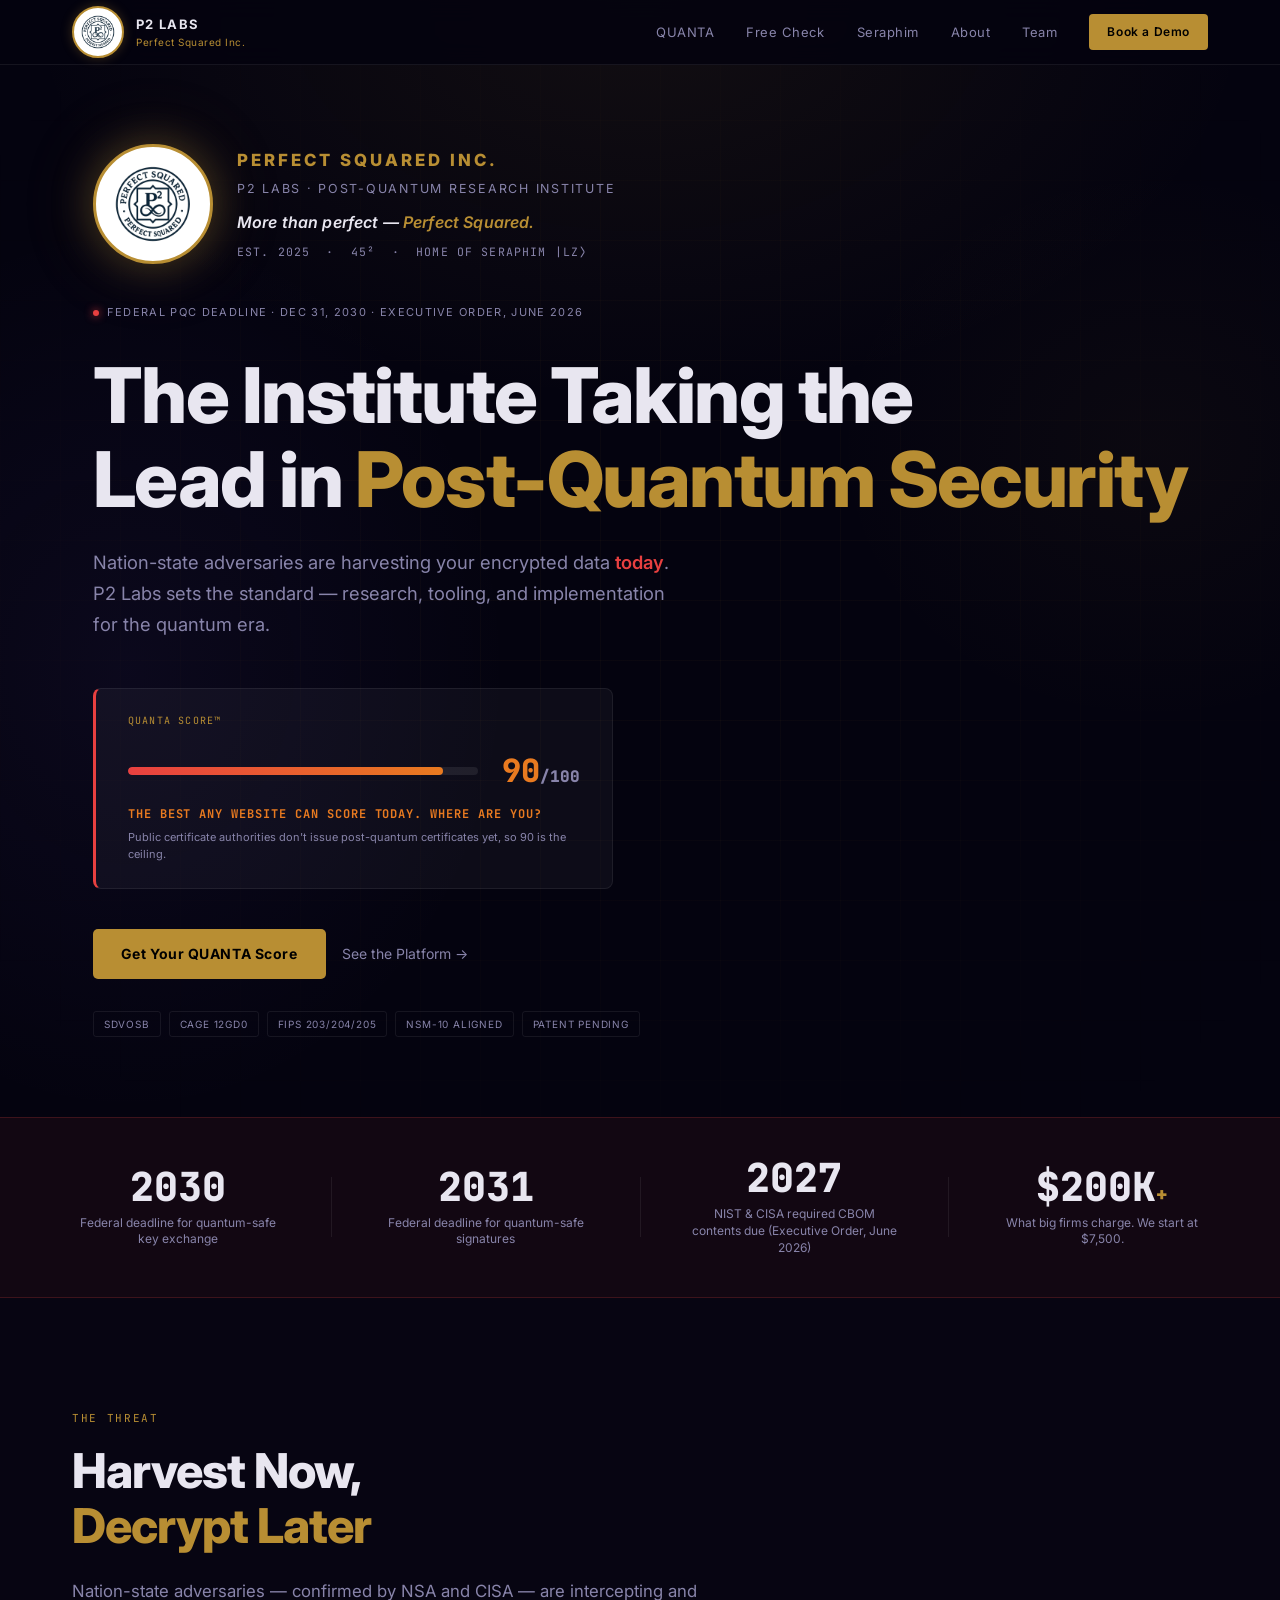
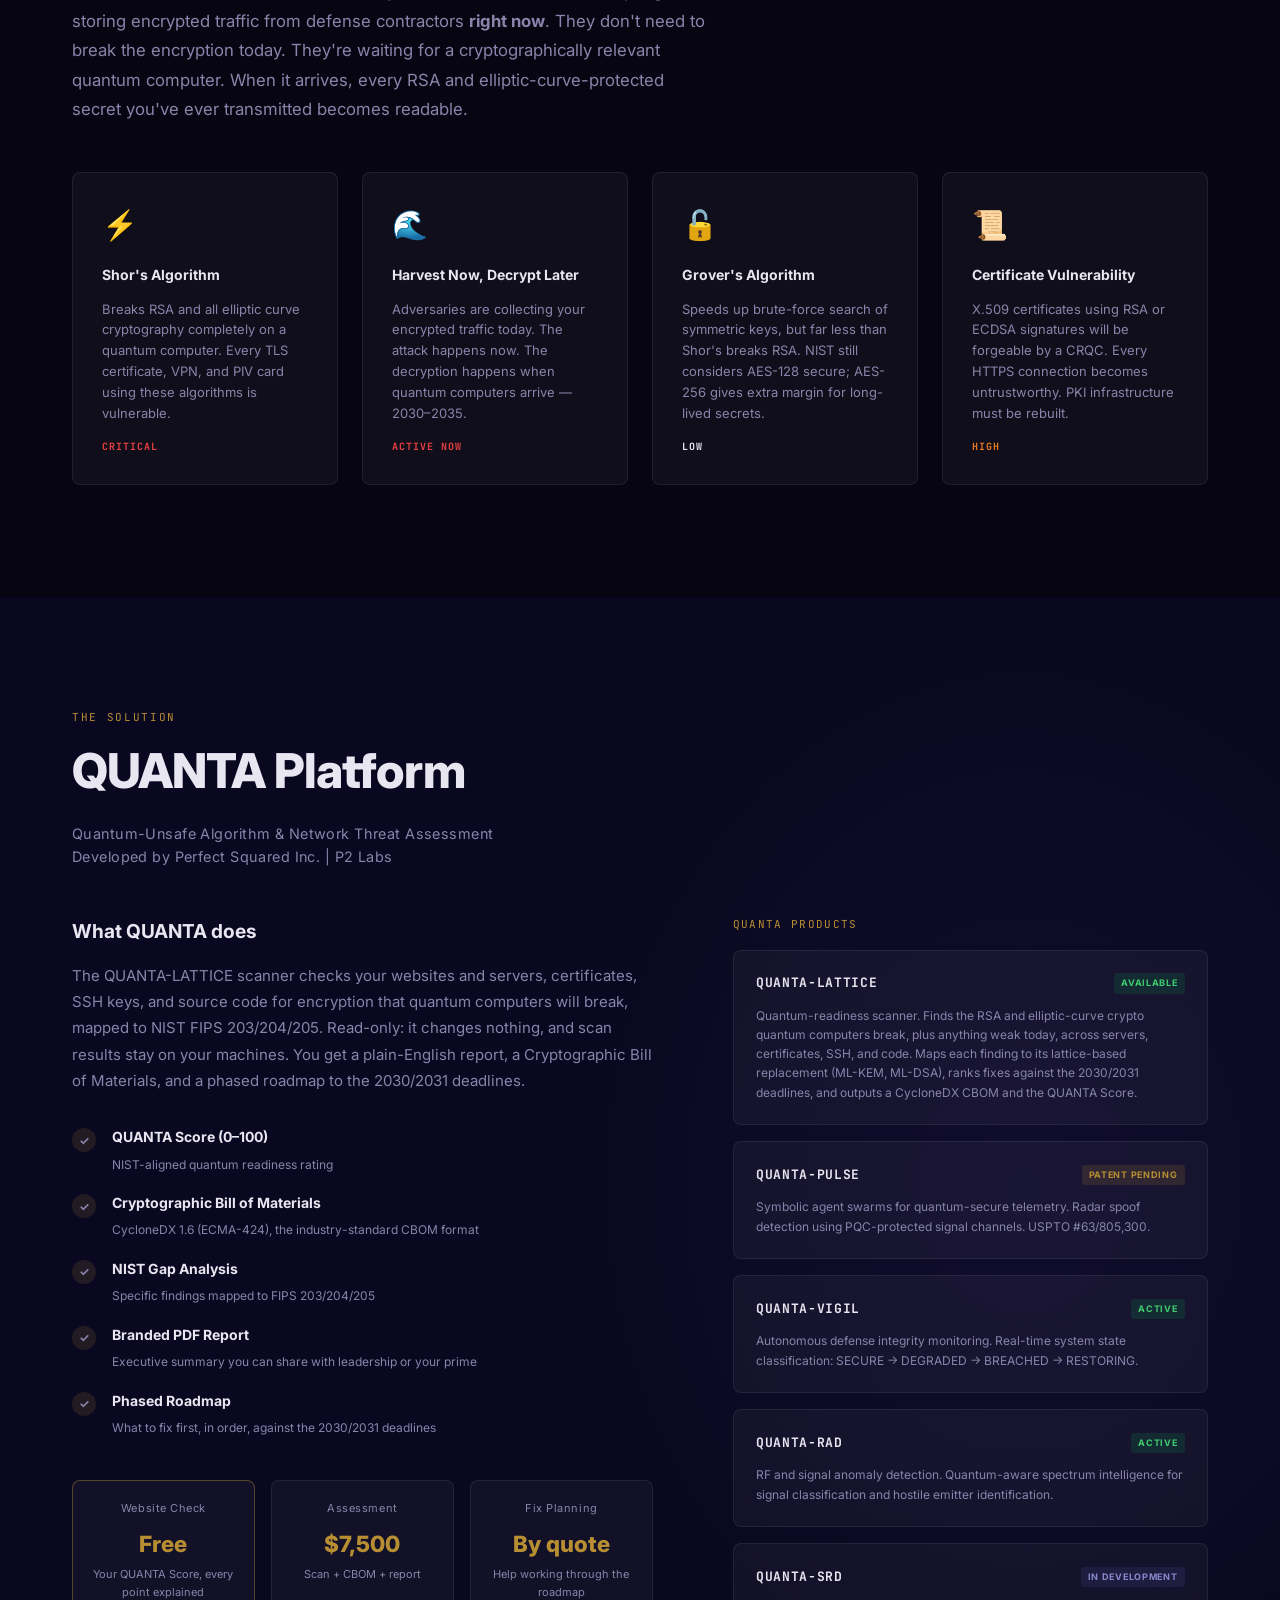
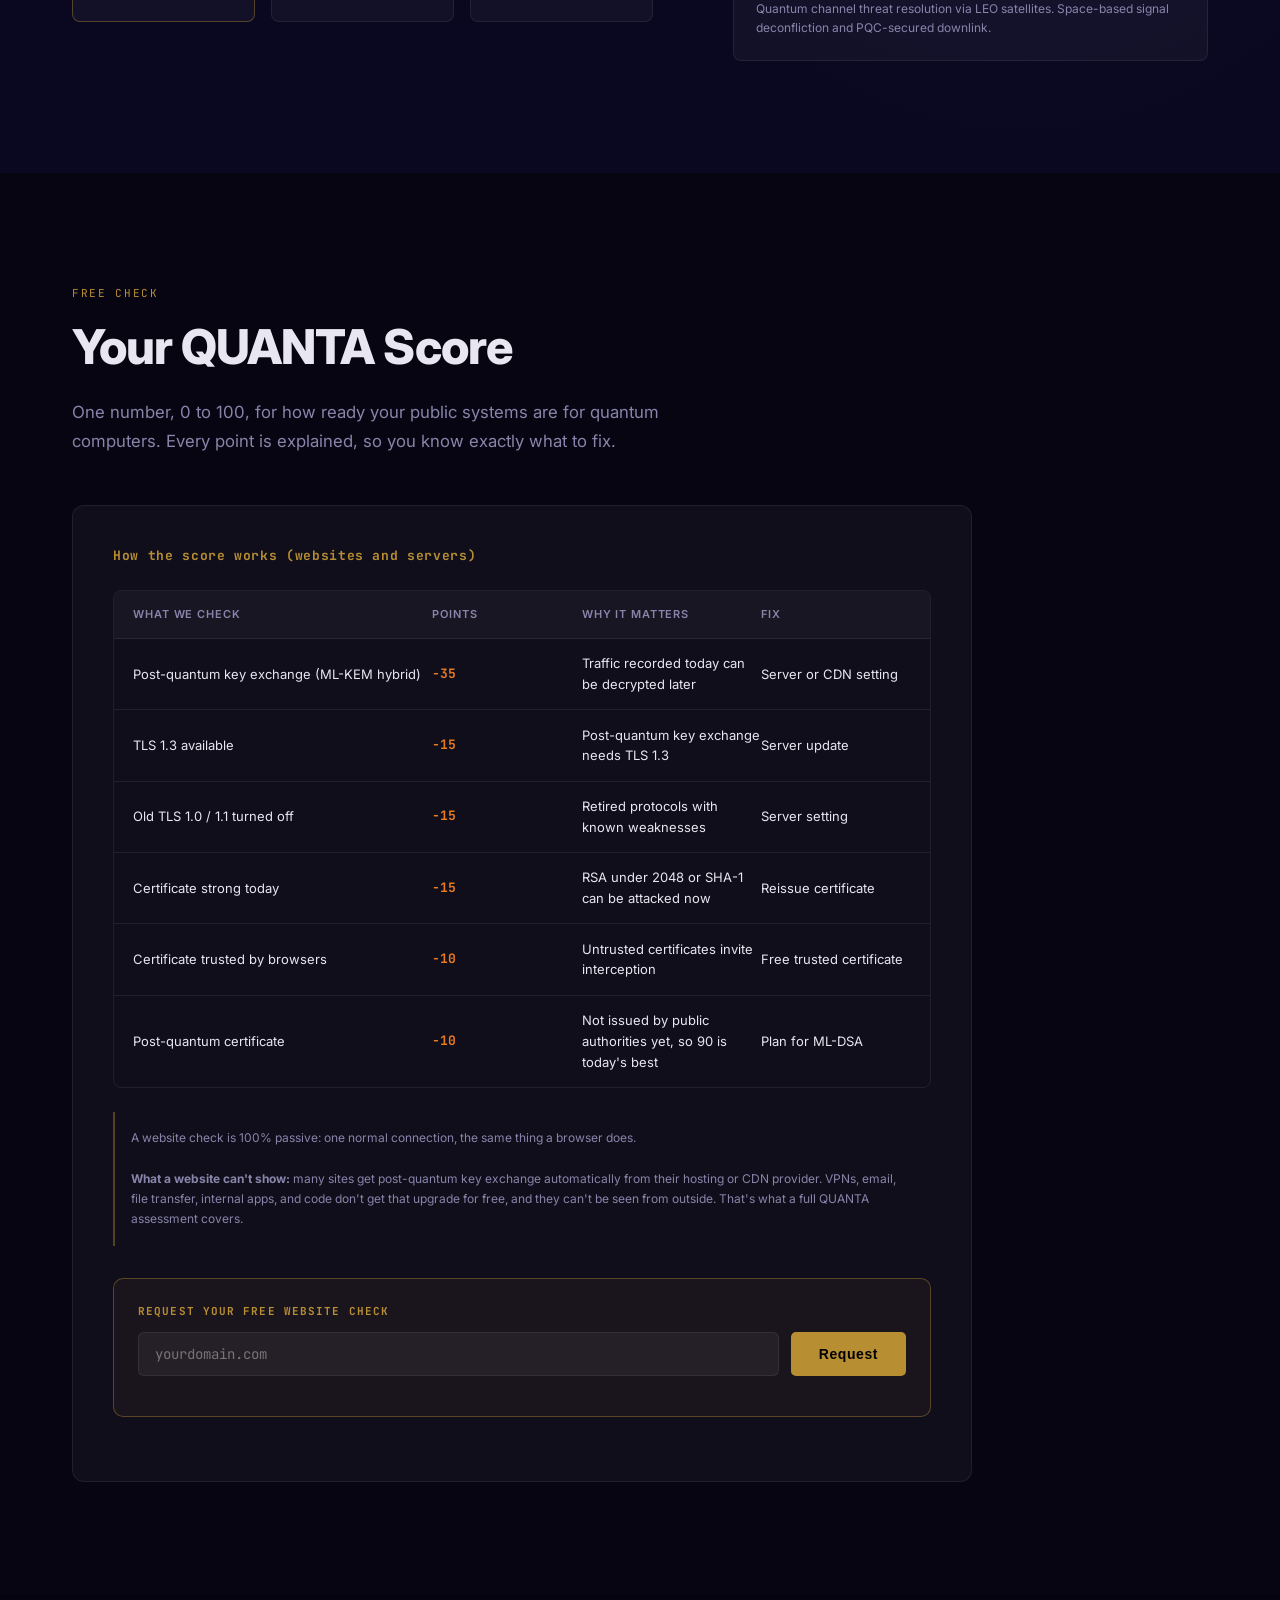
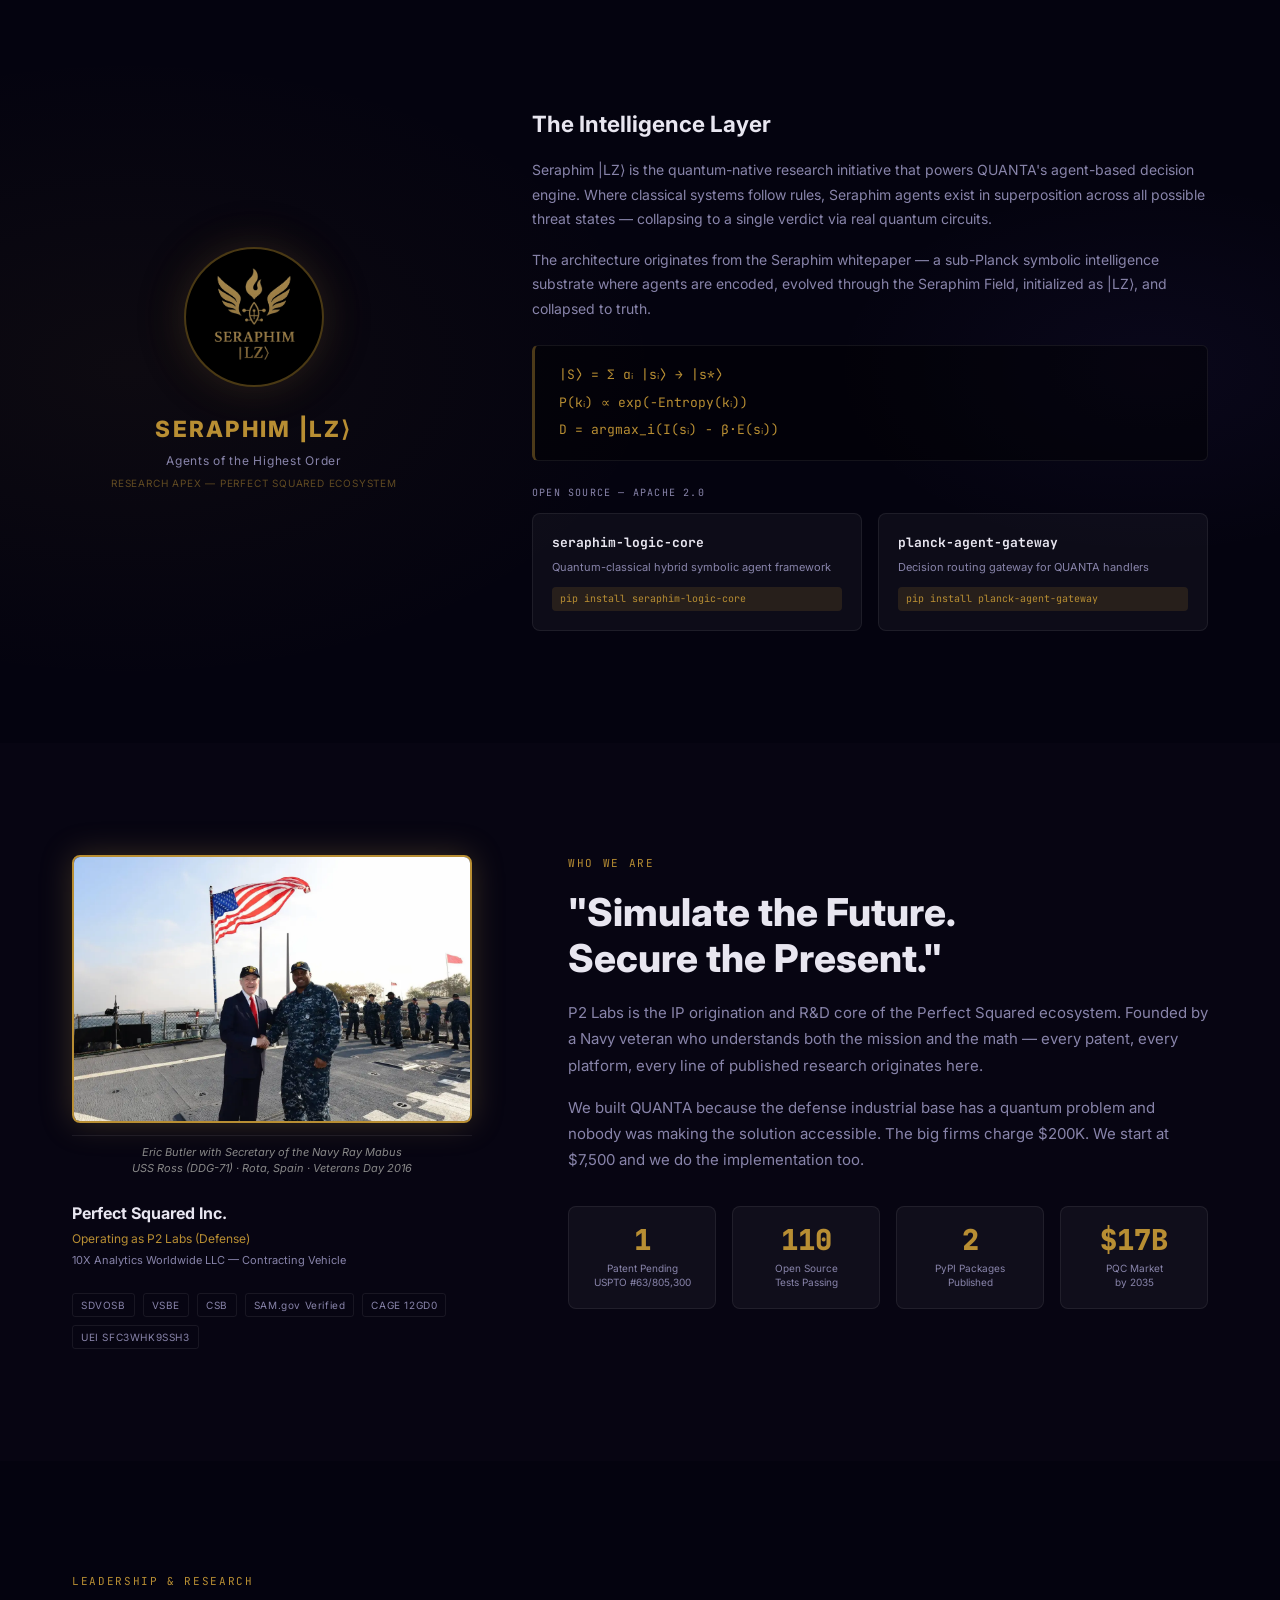
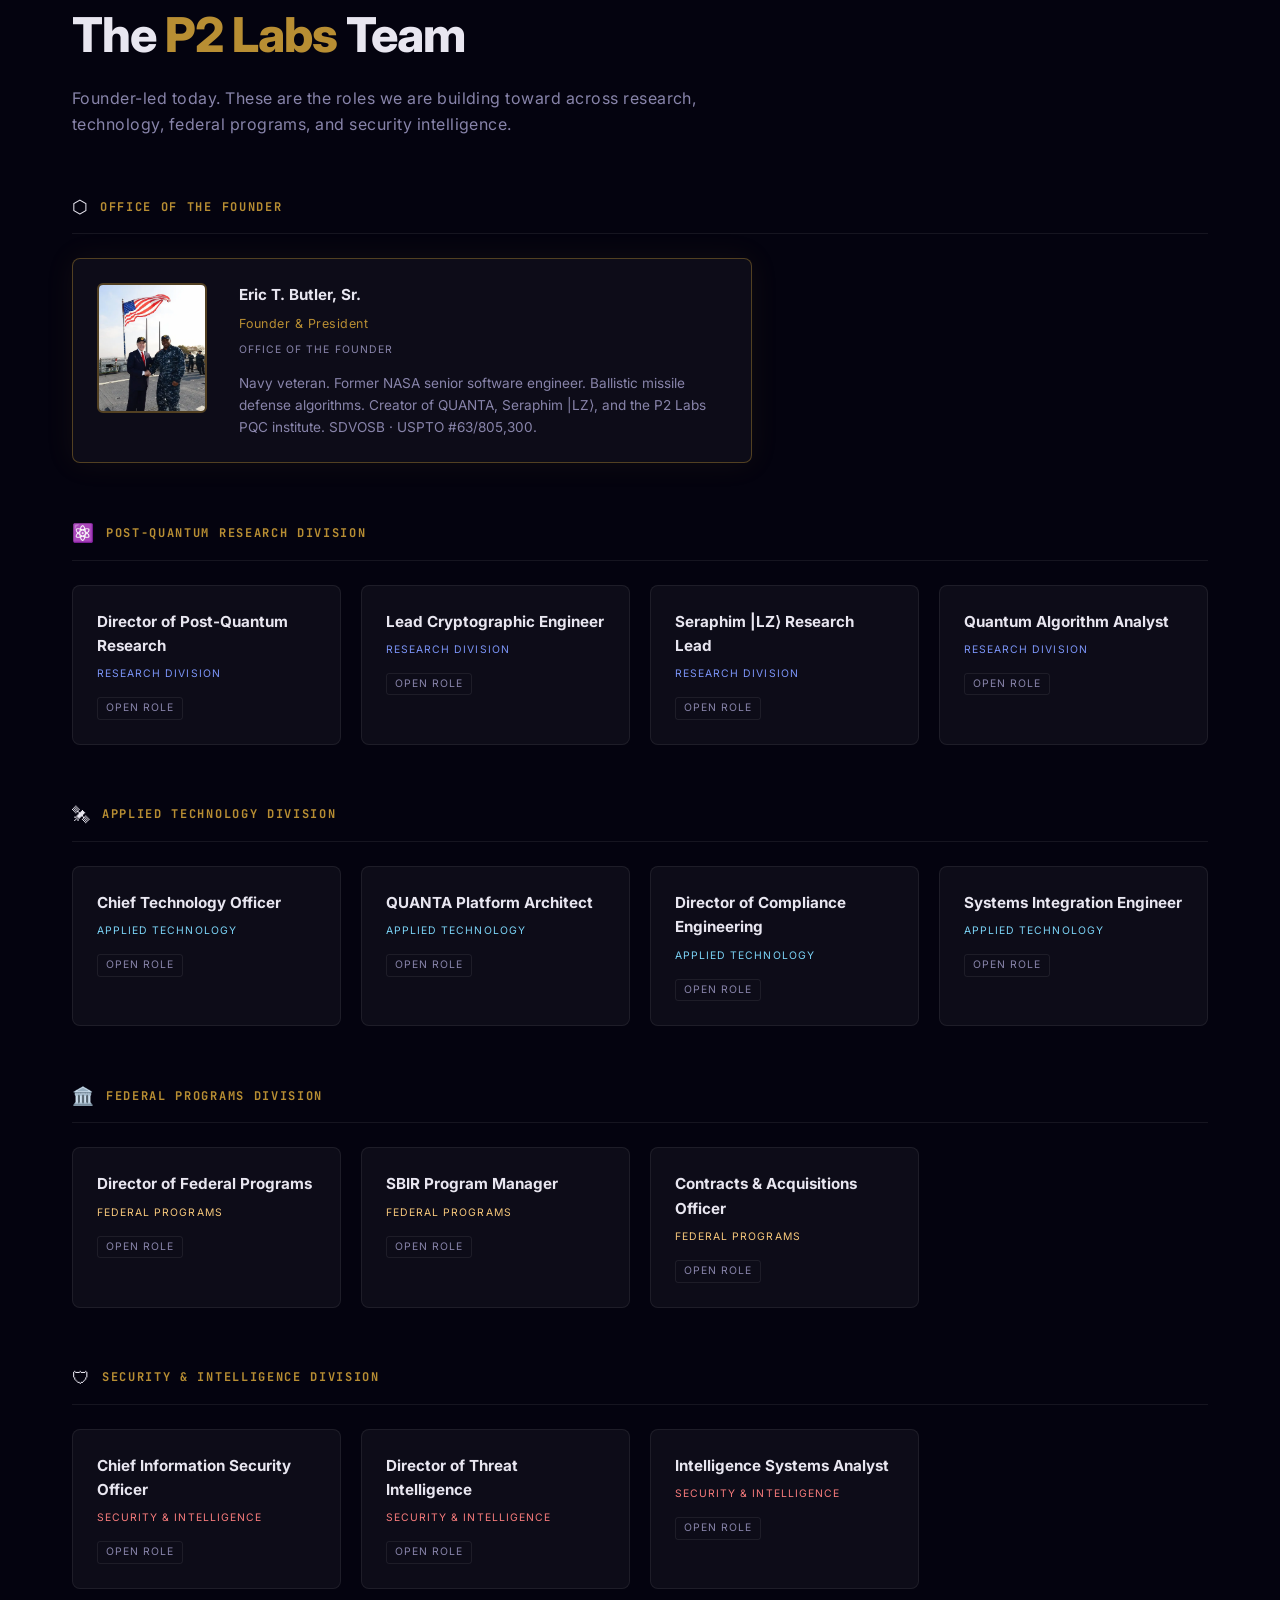
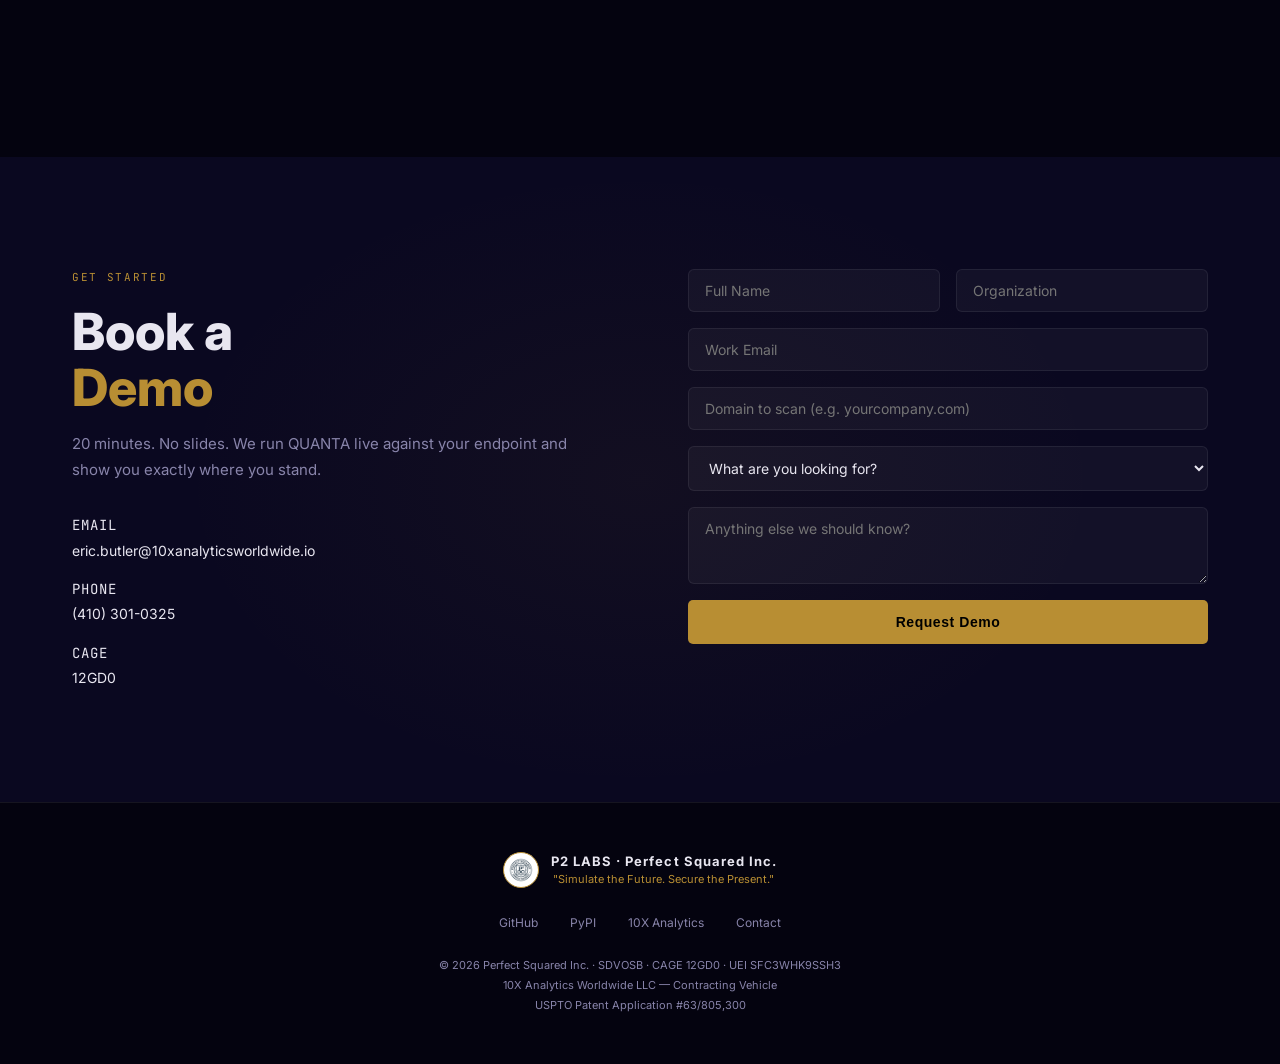
<file: index.html>
<!DOCTYPE html>
<html lang="en">
<head>
  <meta charset="UTF-8" />
  <meta name="viewport" content="width=device-width, initial-scale=1.0" />
  <title>P2 Labs | Perfect Squared Inc.</title>
  <meta name="description" content="P2 Labs — Quantum-secure defense technology. QUANTA Platform: post-quantum cryptography compliance for the defense industrial base." />
  <link rel="stylesheet" href="styles.css" />
  <link rel="preconnect" href="https://fonts.googleapis.com" />
  <link href="https://fonts.googleapis.com/css2?family=Inter:wght@300;400;500;600;700;800&family=JetBrains+Mono:wght@400;500&display=swap" rel="stylesheet" />
</head>
<body>

  <!-- ── NAV ──────────────────────────────────────────────────────────────── -->
  <nav class="nav">
    <div class="nav-inner">
      <div class="nav-brand">
        <div class="nav-logo-wrap">
          <img src="assets/perfect_squared_logo.png" alt="P2 Labs" class="nav-logo-img" />
        </div>
        <div class="nav-brand-text">
          <span class="nav-p2">P2 LABS</span>
          <span class="nav-ps">Perfect Squared Inc.</span>
        </div>
      </div>
      <div class="nav-links">
        <a href="#quanta">QUANTA</a>
        <a href="#threat-index">Free Check</a>
        <a href="#seraphim">Seraphim</a>
        <a href="#about">About</a>
        <a href="#team">Team</a>
        <a href="#contact" class="nav-cta">Book a Demo</a>
      </div>
    </div>
  </nav>

  <!-- ── HERO ─────────────────────────────────────────────────────────────── -->
  <section class="hero">
    <div class="hero-bg"></div>
    <div class="hero-grid"></div>
    <div class="container hero-inner">

      <!-- Institute Logo Block -->
      <div class="hero-institute">
        <div class="hero-logo-wrap">
          <img src="assets/perfect_squared_logo.png" alt="Perfect Squared Inc." class="hero-logo-img" />
        </div>
        <div class="hero-institute-text">
          <div class="hero-institute-name">PERFECT SQUARED INC.</div>
          <div class="hero-institute-sub">P2 LABS · POST-QUANTUM RESEARCH INSTITUTE</div>
          <div class="hero-institute-tagline">More than perfect — <span class="gold">Perfect Squared.</span></div>
          <div class="hero-institute-meta">Est. 2025 &nbsp;·&nbsp; 45² &nbsp;·&nbsp; Home of Seraphim |LZ⟩</div>
        </div>
      </div>

      <div class="hero-eyebrow">
        <span class="dot critical"></span>
        Federal PQC Deadline · Dec 31, 2030 · Executive Order, June 2026
      </div>
      <h1 class="hero-headline">
        The Institute Taking the<br/>
        Lead in <span class="gold">Post-Quantum Security</span>
      </h1>
      <p class="hero-sub">
        Nation-state adversaries are harvesting your encrypted data <em>today</em>.<br/>
        P2 Labs sets the standard — research, tooling, and implementation for the quantum era.
      </p>
      <div class="hero-score-demo">
        <div class="score-label">QUANTA SCORE™</div>
        <div class="score-display">
          <div class="score-bar-wrap">
            <div class="score-bar-track">
              <div class="score-bar-fill" style="width:90%"></div>
            </div>
            <div class="score-number">90<span>/100</span></div>
          </div>
          <div class="score-verdict high-text">THE BEST ANY WEBSITE CAN SCORE TODAY. WHERE ARE YOU?</div>
          <div class="score-caption">Public certificate authorities don't issue post-quantum certificates yet, so 90 is the ceiling.</div>
        </div>
      </div>
      <div class="hero-actions">
        <a href="#contact" class="btn-primary">Get Your QUANTA Score</a>
        <a href="#quanta" class="btn-ghost">See the Platform →</a>
      </div>
      <div class="hero-badges">
        <span class="badge">SDVOSB</span>
        <span class="badge">CAGE 12GD0</span>
        <span class="badge">FIPS 203/204/205</span>
        <span class="badge">NSM-10 Aligned</span>
        <span class="badge">Patent Pending</span>
      </div>
    </div>
  </section>

  <!-- ── THREAT BANNER ─────────────────────────────────────────────────────── -->
  <section class="threat-banner">
    <div class="container">
      <div class="threat-grid">
        <div class="threat-stat">
          <div class="threat-number">2030</div>
          <div class="threat-label">Federal deadline for quantum-safe key exchange</div>
        </div>
        <div class="threat-divider"></div>
        <div class="threat-stat">
          <div class="threat-number">2031</div>
          <div class="threat-label">Federal deadline for quantum-safe signatures</div>
        </div>
        <div class="threat-divider"></div>
        <div class="threat-stat">
          <div class="threat-number">2027</div>
          <div class="threat-label">NIST &amp; CISA required CBOM contents due (Executive Order, June 2026)</div>
        </div>
        <div class="threat-divider"></div>
        <div class="threat-stat">
          <div class="threat-number">$200K<span>+</span></div>
          <div class="threat-label">What big firms charge. We start at $7,500.</div>
        </div>
      </div>
    </div>
  </section>

  <!-- ── PROBLEM ───────────────────────────────────────────────────────────── -->
  <section class="section problem" id="problem">
    <div class="container">
      <div class="section-eyebrow">The Threat</div>
      <h2 class="section-title">Harvest Now,<br/><span class="gold">Decrypt Later</span></h2>
      <p class="section-sub">
        Nation-state adversaries — confirmed by NSA and CISA — are intercepting and storing
        encrypted traffic from defense contractors <strong>right now</strong>.
        They don't need to break the encryption today. They're waiting for a
        cryptographically relevant quantum computer. When it arrives, every RSA and
        elliptic-curve-protected secret you've ever transmitted becomes readable.
      </p>
      <div class="threat-cards">
        <div class="threat-card">
          <div class="tc-icon">⚡</div>
          <div class="tc-name">Shor's Algorithm</div>
          <div class="tc-desc">Breaks RSA and all elliptic curve cryptography completely on a quantum computer. Every TLS certificate, VPN, and PIV card using these algorithms is vulnerable.</div>
          <div class="tc-status critical-text">CRITICAL</div>
        </div>
        <div class="threat-card">
          <div class="tc-icon">🌊</div>
          <div class="tc-name">Harvest Now, Decrypt Later</div>
          <div class="tc-desc">Adversaries are collecting your encrypted traffic today. The attack happens now. The decryption happens when quantum computers arrive — 2030–2035.</div>
          <div class="tc-status critical-text">ACTIVE NOW</div>
        </div>
        <div class="threat-card">
          <div class="tc-icon">🔓</div>
          <div class="tc-name">Grover's Algorithm</div>
          <div class="tc-desc">Speeds up brute-force search of symmetric keys, but far less than Shor's breaks RSA. NIST still considers AES-128 secure; AES-256 gives extra margin for long-lived secrets.</div>
          <div class="tc-status">LOW</div>
        </div>
        <div class="threat-card">
          <div class="tc-icon">📜</div>
          <div class="tc-name">Certificate Vulnerability</div>
          <div class="tc-desc">X.509 certificates using RSA or ECDSA signatures will be forgeable by a CRQC. Every HTTPS connection becomes untrustworthy. PKI infrastructure must be rebuilt.</div>
          <div class="tc-status high-text">HIGH</div>
        </div>
      </div>
    </div>
  </section>

  <!-- ── QUANTA PLATFORM ──────────────────────────────────────────────────── -->
  <section class="section quanta-section" id="quanta">
    <div class="quanta-bg"></div>
    <div class="container">
      <div class="section-eyebrow">The Solution</div>
      <h2 class="section-title">QUANTA Platform</h2>
      <p class="section-sub-sm">
        Quantum-Unsafe Algorithm &amp; Network Threat Assessment<br/>
        Developed by Perfect Squared Inc. | P2 Labs
      </p>
      <div class="quanta-inner">
        <div class="quanta-left">
          <div class="quanta-what">
            <h3>What QUANTA does</h3>
            <p>The QUANTA-LATTICE scanner checks your websites and servers, certificates, SSH keys, and source code for encryption that quantum computers will break, mapped to NIST FIPS 203/204/205. Read-only: it changes nothing, and scan results stay on your machines. You get a plain-English report, a Cryptographic Bill of Materials, and a phased roadmap to the 2030/2031 deadlines.</p>
          </div>
          <div class="deliverables">
            <div class="deliverable">
              <span class="del-icon">✓</span>
              <div>
                <strong>QUANTA Score (0–100)</strong>
                <span>NIST-aligned quantum readiness rating</span>
              </div>
            </div>
            <div class="deliverable">
              <span class="del-icon">✓</span>
              <div>
                <strong>Cryptographic Bill of Materials</strong>
                <span>CycloneDX 1.6 (ECMA-424), the industry-standard CBOM format</span>
              </div>
            </div>
            <div class="deliverable">
              <span class="del-icon">✓</span>
              <div>
                <strong>NIST Gap Analysis</strong>
                <span>Specific findings mapped to FIPS 203/204/205</span>
              </div>
            </div>
            <div class="deliverable">
              <span class="del-icon">✓</span>
              <div>
                <strong>Branded PDF Report</strong>
                <span>Executive summary you can share with leadership or your prime</span>
              </div>
            </div>
            <div class="deliverable">
              <span class="del-icon">✓</span>
              <div>
                <strong>Phased Roadmap</strong>
                <span>What to fix first, in order, against the 2030/2031 deadlines</span>
              </div>
            </div>
          </div>
          <div class="pricing-strip">
            <div class="price-tier featured">
              <div class="price-name">Website Check</div>
              <div class="price-amount">Free</div>
              <div class="price-desc">Your QUANTA Score, every point explained</div>
            </div>
            <div class="price-tier">
              <div class="price-name">Assessment</div>
              <div class="price-amount">$7,500</div>
              <div class="price-desc">Scan + CBOM + report</div>
            </div>
            <div class="price-tier">
              <div class="price-name">Fix Planning</div>
              <div class="price-amount">By quote</div>
              <div class="price-desc">Help working through the roadmap</div>
            </div>
          </div>
        </div>
        <div class="quanta-right">
          <div class="products-label">QUANTA Products</div>
          <div class="products-stack">
            <div class="product-card">
              <div class="prod-header">
                <span class="prod-name">QUANTA-LATTICE</span>
                <span class="prod-badge active">AVAILABLE</span>
              </div>
              <p>Quantum-readiness scanner. Finds the RSA and elliptic-curve crypto quantum computers break, plus anything weak today, across servers, certificates, SSH, and code. Maps each finding to its lattice-based replacement (ML-KEM, ML-DSA), ranks fixes against the 2030/2031 deadlines, and outputs a CycloneDX CBOM and the QUANTA Score.</p>
            </div>
            <div class="product-card">
              <div class="prod-header">
                <span class="prod-name">QUANTA-PULSE</span>
                <span class="prod-badge patent">PATENT PENDING</span>
              </div>
              <p>Symbolic agent swarms for quantum-secure telemetry. Radar spoof detection using PQC-protected signal channels. USPTO #63/805,300.</p>
            </div>
            <div class="product-card">
              <div class="prod-header">
                <span class="prod-name">QUANTA-VIGIL</span>
                <span class="prod-badge active">ACTIVE</span>
              </div>
              <p>Autonomous defense integrity monitoring. Real-time system state classification: SECURE → DEGRADED → BREACHED → RESTORING.</p>
            </div>
            <div class="product-card">
              <div class="prod-header">
                <span class="prod-name">QUANTA-RAD</span>
                <span class="prod-badge active">ACTIVE</span>
              </div>
              <p>RF and signal anomaly detection. Quantum-aware spectrum intelligence for signal classification and hostile emitter identification.</p>
            </div>
            <div class="product-card">
              <div class="prod-header">
                <span class="prod-name">QUANTA-SRD</span>
                <span class="prod-badge dev">IN DEVELOPMENT</span>
              </div>
              <p>Quantum channel threat resolution via LEO satellites. Space-based signal deconfliction and PQC-secured downlink.</p>
            </div>
          </div>
        </div>
      </div>
    </div>
  </section>

  <!-- ── QUANTA SCORE / FREE CHECK ─────────────────────────────────────────── -->
  <section class="section threat-index-section" id="threat-index">
    <div class="container">
      <div class="section-eyebrow">Free Check</div>
      <h2 class="section-title">Your QUANTA Score</h2>
      <p class="section-sub">
        One number, 0 to 100, for how ready your public systems are for quantum computers.
        Every point is explained, so you know exactly what to fix.
      </p>
      <div class="index-findings">
        <div class="finding-headline">How the score works (websites and servers)</div>
        <div class="index-table">
          <div class="index-row header">
            <span>What we check</span>
            <span>Points</span>
            <span>Why it matters</span>
            <span>Fix</span>
          </div>
          <div class="index-row">
            <span>Post-quantum key exchange (ML-KEM hybrid)</span>
            <span class="score-cell high-text">−35</span>
            <span>Traffic recorded today can be decrypted later</span>
            <span>Server or CDN setting</span>
          </div>
          <div class="index-row">
            <span>TLS 1.3 available</span>
            <span class="score-cell high-text">−15</span>
            <span>Post-quantum key exchange needs TLS 1.3</span>
            <span>Server update</span>
          </div>
          <div class="index-row">
            <span>Old TLS 1.0 / 1.1 turned off</span>
            <span class="score-cell high-text">−15</span>
            <span>Retired protocols with known weaknesses</span>
            <span>Server setting</span>
          </div>
          <div class="index-row">
            <span>Certificate strong today</span>
            <span class="score-cell high-text">−15</span>
            <span>RSA under 2048 or SHA-1 can be attacked now</span>
            <span>Reissue certificate</span>
          </div>
          <div class="index-row">
            <span>Certificate trusted by browsers</span>
            <span class="score-cell high-text">−10</span>
            <span>Untrusted certificates invite interception</span>
            <span>Free trusted certificate</span>
          </div>
          <div class="index-row">
            <span>Post-quantum certificate</span>
            <span class="score-cell high-text">−10</span>
            <span>Not issued by public authorities yet, so 90 is today's best</span>
            <span>Plan for ML-DSA</span>
          </div>
        </div>
        <div class="index-note">
          A website check is 100% passive: one normal connection, the same thing a browser does.
          <br/><br/>
          <strong>What a website can't show:</strong> many sites get post-quantum key exchange automatically
          from their hosting or CDN provider. VPNs, email, file transfer, internal apps, and code don't get
          that upgrade for free, and they can't be seen from outside. That's what a full QUANTA assessment covers.
        </div>
        <div class="live-demo-box">
          <div class="live-demo-label">Request your free website check</div>
          <div class="live-demo-input-row">
            <input type="text" id="domain-input" placeholder="yourdomain.com" autocomplete="off" />
            <button id="scan-btn" class="btn-primary">Request</button>
          </div>
          <div class="demo-details" id="score-details"></div>
        </div>
      </div>
    </div>
  </section>
  <!-- ── SERAPHIM ──────────────────────────────────────────────────────────── -->
  <section class="section seraphim-section" id="seraphim">
    <div class="seraphim-bg"></div>
    <div class="container">
      <div class="seraphim-inner">
        <div class="seraphim-left">
          <div class="seraphim-logo-wrap">
            <img src="assets/seraphim_logo.png" alt="Seraphim |LZ⟩" class="seraphim-logo-img" />
          </div>
          <div class="seraphim-name">SERAPHIM |LZ⟩</div>
          <div class="seraphim-tag">Agents of the Highest Order</div>
          <div class="seraphim-sub">Research Apex — Perfect Squared Ecosystem</div>
        </div>
        <div class="seraphim-right">
          <h3>The Intelligence Layer</h3>
          <p>
            Seraphim |LZ⟩ is the quantum-native research initiative that powers QUANTA's
            agent-based decision engine. Where classical systems follow rules, Seraphim agents
            exist in superposition across all possible threat states — collapsing to a single
            verdict via real quantum circuits.
          </p>
          <p>
            The architecture originates from the Seraphim whitepaper — a sub-Planck symbolic
            intelligence substrate where agents are encoded, evolved through the Seraphim Field,
            initialized as |LZ⟩, and collapsed to truth.
          </p>
          <div class="seraphim-formula">
            <code>|S⟩ = Σ αᵢ |sᵢ⟩  →  |s*⟩</code>
            <code>P(kᵢ) ∝ exp(-Entropy(kᵢ))</code>
            <code>D = argmax_i(I(sᵢ) - β·E(sᵢ))</code>
          </div>
          <div class="oss-links">
            <div class="oss-label">Open Source — Apache 2.0</div>
            <div class="oss-cards">
              <a href="https://github.com/10XAnalytics/seraphim-logic-core" target="_blank" class="oss-card">
                <div class="oss-name">seraphim-logic-core</div>
                <div class="oss-desc">Quantum-classical hybrid symbolic agent framework</div>
                <div class="oss-install">pip install seraphim-logic-core</div>
              </a>
              <a href="https://github.com/10XAnalytics/planck-agent-gateway" target="_blank" class="oss-card">
                <div class="oss-name">planck-agent-gateway</div>
                <div class="oss-desc">Decision routing gateway for QUANTA handlers</div>
                <div class="oss-install">pip install planck-agent-gateway</div>
              </a>
            </div>
          </div>
        </div>
      </div>
    </div>
  </section>

  <!-- ── ABOUT ─────────────────────────────────────────────────────────────── -->
  <section class="section about-section" id="about">
    <div class="container">
      <div class="about-inner">
        <div class="about-left">
          <div class="secnav-photo-wrap">
            <img src="assets/eric_secnav.webp" alt="Eric Butler with Secretary of the Navy Ray Mabus" class="secnav-photo" />
            <div class="secnav-caption">Eric Butler with Secretary of the Navy Ray Mabus<br/>USS Ross (DDG-71) · Rota, Spain · Veterans Day 2016</div>
          </div>
          <div class="about-entity">
            <div class="entity-name">Perfect Squared Inc.</div>
            <div class="entity-dba">Operating as P2 Labs (Defense)</div>
            <div class="entity-vehicle">10X Analytics Worldwide LLC — Contracting Vehicle</div>
          </div>
          <div class="about-certs">
            <span class="cert">SDVOSB</span>
            <span class="cert">VSBE</span>
            <span class="cert">CSB</span>
            <span class="cert">SAM.gov Verified</span>
            <span class="cert">CAGE 12GD0</span>
            <span class="cert">UEI SFC3WHK9SSH3</span>
          </div>
        </div>
        <div class="about-right">
          <div class="section-eyebrow">Who We Are</div>
          <h2 class="about-title">"Simulate the Future.<br/>Secure the Present."</h2>
          <p>
            P2 Labs is the IP origination and R&D core of the Perfect Squared ecosystem.
            Founded by a Navy veteran who understands both the mission and the math —
            every patent, every platform, every line of published research originates here.
          </p>
          <p>
            We built QUANTA because the defense industrial base has a quantum problem and
            nobody was making the solution accessible. The big firms charge $200K.
            We start at $7,500 and we do the implementation too.
          </p>
          <div class="about-stats">
            <div class="about-stat">
              <div class="astat-num">1</div>
              <div class="astat-label">Patent Pending<br/>USPTO #63/805,300</div>
            </div>
            <div class="about-stat">
              <div class="astat-num">110</div>
              <div class="astat-label">Open Source<br/>Tests Passing</div>
            </div>
            <div class="about-stat">
              <div class="astat-num">2</div>
              <div class="astat-label">PyPI Packages<br/>Published</div>
            </div>
            <div class="about-stat">
              <div class="astat-num">$17B</div>
              <div class="astat-label">PQC Market<br/>by 2035</div>
            </div>
          </div>
        </div>
      </div>
    </div>
  </section>

  <!-- ── TEAM ─────────────────────────────────────────────────────────────── -->
  <section class="section team-section" id="team">
    <div class="container">
      <div class="section-eyebrow">Leadership & Research</div>
      <h2 class="section-title">The <span class="gold">P2 Labs</span> Team</h2>
      <p class="section-sub-sm">Founder-led today. These are the roles we are building toward across research, technology, federal programs, and security intelligence.</p>

      <!-- Office of the Founder -->
      <div class="team-division">
        <div class="team-division-header">
          <span class="team-div-icon">⬡</span>
          <span class="team-div-name">Office of the Founder</span>
        </div>
        <div class="team-grid founder-grid">
          <div class="team-card founder-card">
            <div class="team-photo-wrap">
              <img src="assets/eric_secnav.webp" alt="Eric Butler" class="team-photo" />
            </div>
            <div class="team-info">
              <div class="team-name">Eric T. Butler, Sr.</div>
              <div class="team-title">Founder &amp; President</div>
              <div class="team-div-badge">Office of the Founder</div>
              <p class="team-bio">Navy veteran. Former NASA senior software engineer. Ballistic missile defense algorithms. Creator of QUANTA, Seraphim |LZ⟩, and the P2 Labs PQC institute. SDVOSB · USPTO #63/805,300.</p>
            </div>
          </div>
        </div>
      </div>

      <!-- Research Division -->
      <div class="team-division">
        <div class="team-division-header">
          <span class="team-div-icon">⚛️</span>
          <span class="team-div-name">Post-Quantum Research Division</span>
        </div>
        <div class="team-grid">
          <div class="team-card">
            <div class="team-name">Director of Post-Quantum Research</div>
            <div class="team-div-badge research">Research Division</div>
            <div class="team-open">Open role</div>
          </div>
          <div class="team-card">
            <div class="team-name">Lead Cryptographic Engineer</div>
            <div class="team-div-badge research">Research Division</div>
            <div class="team-open">Open role</div>
          </div>
          <div class="team-card">
            <div class="team-name">Seraphim |LZ⟩ Research Lead</div>
            <div class="team-div-badge research">Research Division</div>
            <div class="team-open">Open role</div>
          </div>
          <div class="team-card">
            <div class="team-name">Quantum Algorithm Analyst</div>
            <div class="team-div-badge research">Research Division</div>
            <div class="team-open">Open role</div>
          </div>
        </div>
      </div>

      <!-- Applied Technology Division -->
      <div class="team-division">
        <div class="team-division-header">
          <span class="team-div-icon">🛰</span>
          <span class="team-div-name">Applied Technology Division</span>
        </div>
        <div class="team-grid">
          <div class="team-card">
            <div class="team-name">Chief Technology Officer</div>
            <div class="team-div-badge tech">Applied Technology</div>
            <div class="team-open">Open role</div>
          </div>
          <div class="team-card">
            <div class="team-name">QUANTA Platform Architect</div>
            <div class="team-div-badge tech">Applied Technology</div>
            <div class="team-open">Open role</div>
          </div>
          <div class="team-card">
            <div class="team-name">Director of Compliance Engineering</div>
            <div class="team-div-badge tech">Applied Technology</div>
            <div class="team-open">Open role</div>
          </div>
          <div class="team-card">
            <div class="team-name">Systems Integration Engineer</div>
            <div class="team-div-badge tech">Applied Technology</div>
            <div class="team-open">Open role</div>
          </div>
        </div>
      </div>

      <!-- Federal Programs Division -->
      <div class="team-division">
        <div class="team-division-header">
          <span class="team-div-icon">🏛️</span>
          <span class="team-div-name">Federal Programs Division</span>
        </div>
        <div class="team-grid">
          <div class="team-card">
            <div class="team-name">Director of Federal Programs</div>
            <div class="team-div-badge federal">Federal Programs</div>
            <div class="team-open">Open role</div>
          </div>
          <div class="team-card">
            <div class="team-name">SBIR Program Manager</div>
            <div class="team-div-badge federal">Federal Programs</div>
            <div class="team-open">Open role</div>
          </div>
          <div class="team-card">
            <div class="team-name">Contracts &amp; Acquisitions Officer</div>
            <div class="team-div-badge federal">Federal Programs</div>
            <div class="team-open">Open role</div>
          </div>
        </div>
      </div>

      <!-- Security & Intelligence Division -->
      <div class="team-division">
        <div class="team-division-header">
          <span class="team-div-icon">🛡</span>
          <span class="team-div-name">Security &amp; Intelligence Division</span>
        </div>
        <div class="team-grid">
          <div class="team-card">
            <div class="team-name">Chief Information Security Officer</div>
            <div class="team-div-badge security">Security &amp; Intelligence</div>
            <div class="team-open">Open role</div>
          </div>
          <div class="team-card">
            <div class="team-name">Director of Threat Intelligence</div>
            <div class="team-div-badge security">Security &amp; Intelligence</div>
            <div class="team-open">Open role</div>
          </div>
          <div class="team-card">
            <div class="team-name">Intelligence Systems Analyst</div>
            <div class="team-div-badge security">Security &amp; Intelligence</div>
            <div class="team-open">Open role</div>
          </div>
        </div>
      </div>

    </div>
  </section>

  <!-- ── CONTACT ───────────────────────────────────────────────────────────── -->
  <section class="section contact-section" id="contact">
    <div class="contact-bg"></div>
    <div class="container">
      <div class="contact-inner">
        <div class="contact-left">
          <div class="section-eyebrow">Get Started</div>
          <h2 class="contact-title">Book a<br/><span class="gold">Demo</span></h2>
          <p>20 minutes. No slides. We run QUANTA live against your endpoint and show you exactly where you stand.</p>
          <div class="contact-details">
            <div class="contact-item">
              <span class="ci-label">Email</span>
              <a href="mailto:eric.butler@10xanalyticsworldwide.io">eric.butler@10xanalyticsworldwide.io</a>
            </div>
            <div class="contact-item">
              <span class="ci-label">Phone</span>
              <a href="tel:4103010325">(410) 301-0325</a>
            </div>
            <div class="contact-item">
              <span class="ci-label">CAGE</span>
              <span>12GD0</span>
            </div>
          </div>
        </div>
        <div class="contact-right">
          <form class="contact-form" id="contact-form">
            <div class="form-row">
              <input type="text" name="name" placeholder="Full Name" required />
              <input type="text" name="company" placeholder="Organization" required />
            </div>
            <input type="email" name="email" placeholder="Work Email" required />
            <input type="text" name="domain" placeholder="Domain to scan (e.g. yourcompany.com)" />
            <select name="interest">
              <option value="" disabled selected>What are you looking for?</option>
              <option>Free website check</option>
              <option>PQC Assessment ($7,500)</option>
              <option>Fix planning help</option>
              <option>SBIR / Research Partnership</option>
              <option>Teaming Agreement</option>
            </select>
            <textarea name="message" placeholder="Anything else we should know?" rows="3"></textarea>
            <button type="submit" class="btn-primary full-width">Request Demo</button>
            <div id="form-status"></div>
          </form>
        </div>
      </div>
    </div>
  </section>

  <!-- ── FOOTER ────────────────────────────────────────────────────────────── -->
  <footer class="footer">
    <div class="container footer-inner">
      <div class="footer-brand">
        <div class="footer-logo-wrap">
          <img src="assets/perfect_squared_logo.png" alt="Perfect Squared" class="footer-logo" />
        </div>
        <div>
          <div class="footer-name">P2 LABS · Perfect Squared Inc.</div>
          <div class="footer-tag">"Simulate the Future. Secure the Present."</div>
        </div>
      </div>
      <div class="footer-links">
        <a href="https://github.com/10XAnalytics" target="_blank">GitHub</a>
        <a href="https://pypi.org/project/seraphim-logic-core/" target="_blank">PyPI</a>
        <a href="https://10xanalyticsworldwide.io" target="_blank">10X Analytics</a>
        <a href="mailto:eric.butler@10xanalyticsworldwide.io">Contact</a>
      </div>
      <div class="footer-legal">
        © 2026 Perfect Squared Inc. · SDVOSB · CAGE 12GD0 · UEI SFC3WHK9SSH3<br/>
        10X Analytics Worldwide LLC — Contracting Vehicle<br/>
        USPTO Patent Application #63/805,300
      </div>
    </div>
  </footer>

  <script src="script.js"></script>
</body>
</html>
</file>
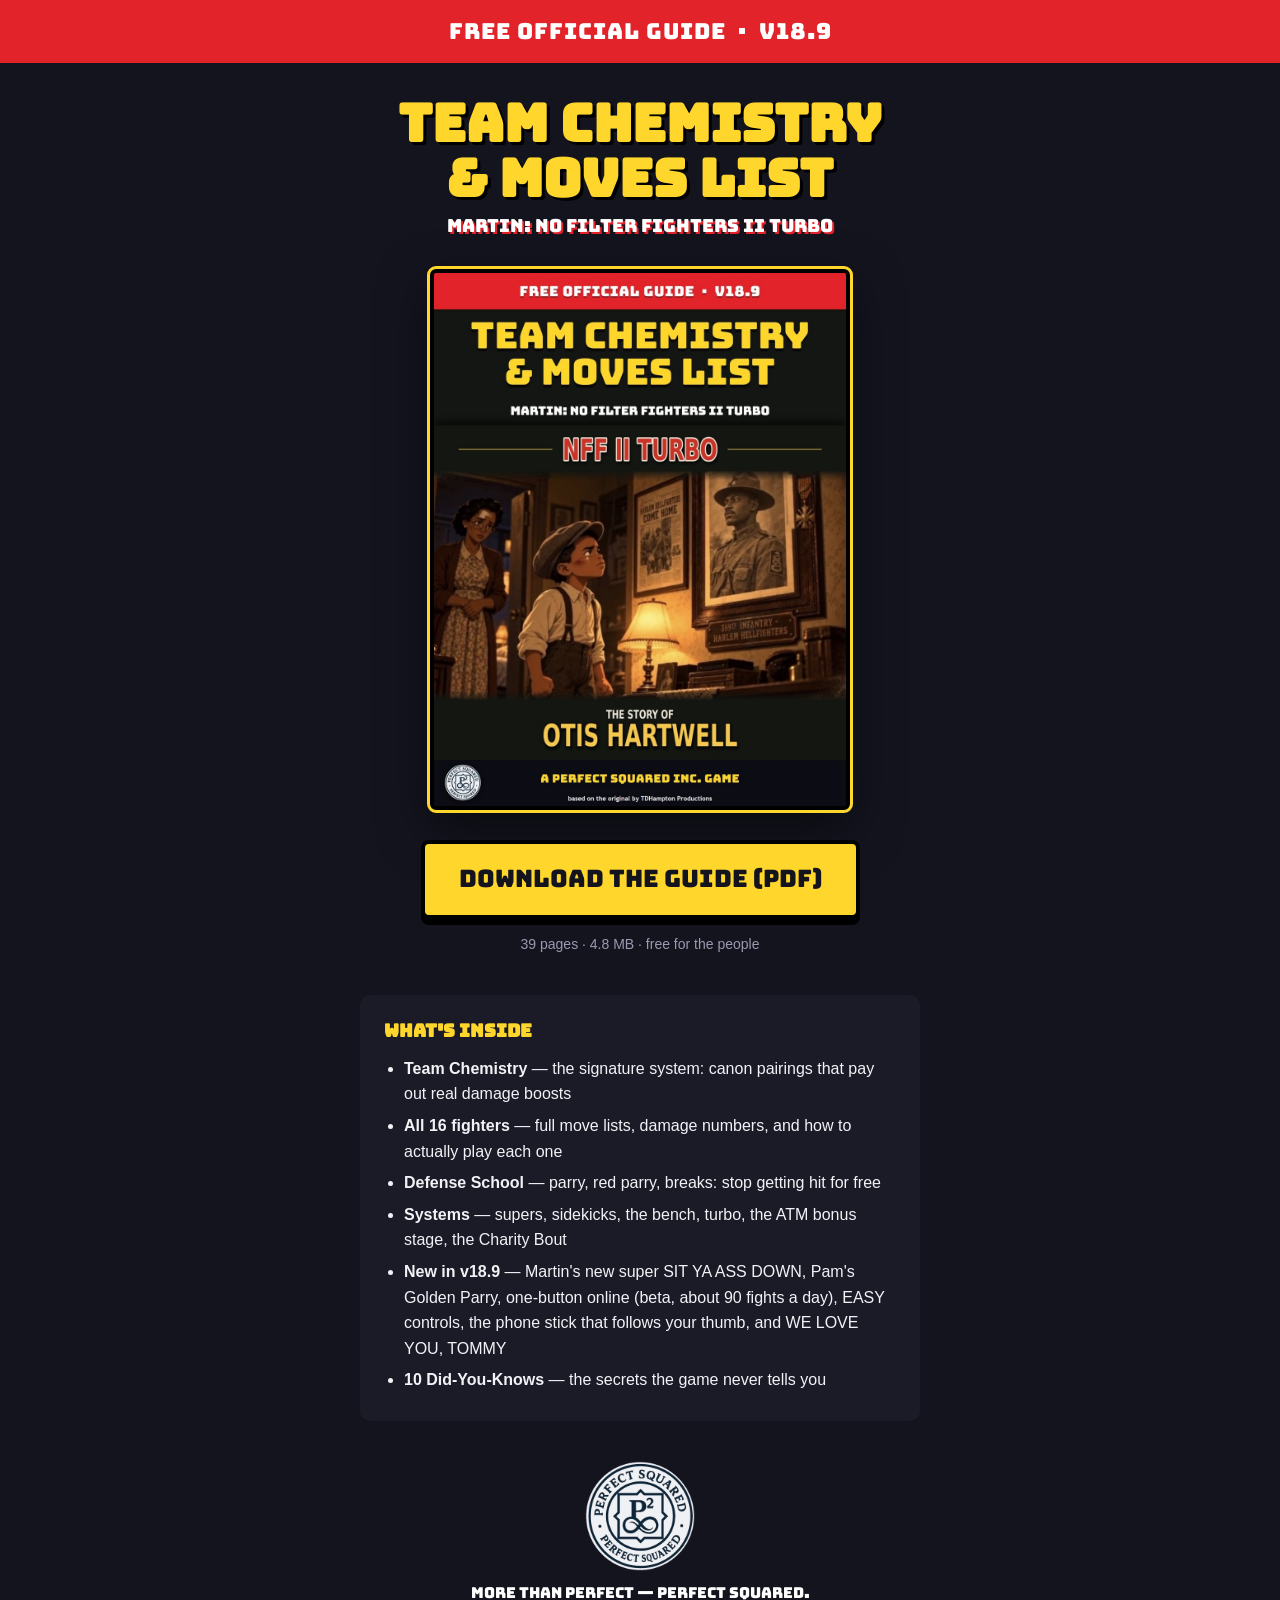
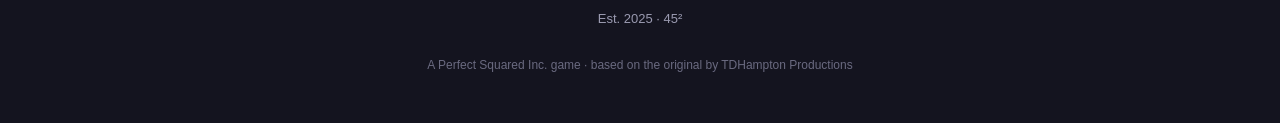
<file: guide/index.html>
<!doctype html>
<html lang="en">
<head>
<meta charset="utf-8">
<meta name="viewport" content="width=device-width, initial-scale=1">
<title>Team Chemistry &amp; Moves List</title>
<meta name="description" content="The free official strategy guide for Martin: No Filter Fighters II Turbo — team chemistry, every fighter's moves, defense school and secrets.">
<link rel="stylesheet" href="https://fonts.googleapis.com/css2?family=Bungee&display=swap">
<style>
  :root { --yel:#ffd62b; --red:#e2232a; --paper:#14141f; --card:#1b1b28; --txt:#f2f2f6; }
  * { box-sizing:border-box; margin:0; }
  body { background:var(--paper); color:var(--txt); font:16px/1.6 'Trebuchet MS','Segoe UI',Arial,sans-serif;
         min-height:100vh; display:flex; flex-direction:column; align-items:center;
         padding:0 16px 48px; }
  .band { background:var(--red); color:#fff; font-family:Bungee,Impact,sans-serif; font-size:clamp(15px,3.5vw,22px);
          letter-spacing:1px; text-align:center; padding:14px 16px; width:100vw; margin-bottom:34px; }
  h1 { font-family:Bungee,Impact,sans-serif; color:var(--yel); font-size:clamp(28px,7vw,52px); line-height:1.05;
       text-align:center; text-shadow:3px 3px 0 #000; margin-bottom:6px; }
  .sub { font-family:Bungee,Impact,sans-serif; color:#fff; font-size:clamp(12px,3vw,18px); text-align:center;
         text-shadow:2px 2px 0 var(--red); margin-bottom:28px; }
  .cover { width:min(420px,88vw); border:4px solid #000; outline:3px solid var(--yel); border-radius:6px;
           box-shadow:0 18px 50px rgba(0,0,0,.55); margin-bottom:30px; }
  .btn { display:inline-block; background:var(--yel); color:#14141f; font-family:Bungee,Impact,sans-serif;
         font-size:clamp(17px,4vw,24px); text-decoration:none; padding:16px 34px; border-radius:8px;
         border:4px solid #000; box-shadow:0 6px 0 #000; margin-bottom:14px; }
  .btn:active { transform:translateY(4px); box-shadow:0 2px 0 #000; }
  .meta { color:#9a9ab0; font-size:14px; text-align:center; margin-bottom:40px; }
  .what { background:var(--card); border-radius:10px; padding:22px 24px; width:min(560px,100%); margin-bottom:40px; }
  .what h2 { font-family:Bungee,Impact,sans-serif; color:var(--yel); font-size:18px; margin-bottom:10px; }
  .what ul { padding-left:20px; }
  .what li { margin-bottom:6px; }
  .seal { width:110px; margin-bottom:10px; }
  .tag { font-family:Bungee,Impact,sans-serif; color:#fff; font-size:15px; text-align:center; }
  .est { color:#9a9ab0; font-size:13px; text-align:center; margin-top:4px; }
  .credit { color:#6a6a80; font-size:12px; text-align:center; margin-top:26px; }
</style>
</head>
<body>
  <div class="band">FREE OFFICIAL GUIDE &nbsp;&middot;&nbsp; v18.9</div>
  <h1>TEAM CHEMISTRY<br>&amp; MOVES LIST</h1>
  <div class="sub">MARTIN: NO FILTER FIGHTERS II TURBO</div>
  <img class="cover" src="cover.jpg" alt="Guide cover: The Story of Otis Hartwell">
  <a class="btn" href="Team-Chemistry-and-Moves-List.pdf" download>DOWNLOAD THE GUIDE (PDF)</a>
  <div class="meta">39 pages &middot; 4.8 MB &middot; free for the people</div>
  <div class="what">
    <h2>WHAT'S INSIDE</h2>
    <ul>
      <li><strong>Team Chemistry</strong> — the signature system: canon pairings that pay out real damage boosts</li>
      <li><strong>All 16 fighters</strong> — full move lists, damage numbers, and how to actually play each one</li>
      <li><strong>Defense School</strong> — parry, red parry, breaks: stop getting hit for free</li>
      <li><strong>Systems</strong> — supers, sidekicks, the bench, turbo, the ATM bonus stage, the Charity Bout</li>
      <li><strong>New in v18.9</strong> — Martin's new super SIT YA ASS DOWN, Pam's Golden Parry, one-button online (beta, about 90 fights a day), EASY controls, the phone stick that follows your thumb, and WE LOVE YOU, TOMMY</li>
      <li><strong>10 Did-You-Knows</strong> — the secrets the game never tells you</li>
    </ul>
  </div>
  <img class="seal" src="seal.png" alt="Perfect Squared seal">
  <div class="tag">MORE THAN PERFECT — PERFECT SQUARED.</div>
  <div class="est">Est. 2025 &middot; 45&sup2;</div>
  <div class="credit">A Perfect Squared Inc. game &middot; based on the original by TDHampton Productions</div>
</body>
</html>
</file>
<file: styles.css>
/* ── RESET & BASE ────────────────────────────────────────────────────────── */
*, *::before, *::after { box-sizing: border-box; margin: 0; padding: 0; }

:root {
  --gold:      #B88E33;
  --gold-dim:  rgba(184,142,51,0.4);
  --gold-glow: rgba(184,142,51,0.15);
  --bg:        #04030F;
  --bg2:       #070512;
  --bg3:       #0A0820;
  --surface:   rgba(255,255,255,0.04);
  --border:    rgba(255,255,255,0.07);
  --text:      #E8E6F0;
  --text-dim:  #8884AA;
  --critical:  #E84040;
  --high:      #E87A20;
  --mono:      'JetBrains Mono', monospace;
  --sans:      'Inter', sans-serif;
}

html { scroll-behavior: smooth; }

body {
  font-family: var(--sans);
  background: var(--bg);
  color: var(--text);
  line-height: 1.6;
  -webkit-font-smoothing: antialiased;
}

.container {
  max-width: 1200px;
  margin: 0 auto;
  padding: 0 2rem;
}

.section { padding: 7rem 0; position: relative; }
.gold { color: var(--gold); }
.critical-text { color: var(--critical); }
.high-text { color: var(--high); }

/* ── NAV ─────────────────────────────────────────────────────────────────── */
.nav {
  position: fixed; top: 0; left: 0; right: 0; z-index: 100;
  background: rgba(4,3,15,0.85);
  backdrop-filter: blur(12px);
  border-bottom: 1px solid var(--border);
}
.nav-inner {
  max-width: 1200px; margin: 0 auto; padding: 0 2rem;
  display: flex; align-items: center; justify-content: space-between;
  height: 64px;
}
.nav-brand { display: flex; align-items: center; gap: 12px; text-decoration: none; }
.nav-logo-wrap {
  width: 52px; height: 52px; border-radius: 50%;
  background: #fff;
  border: 2px solid var(--gold);
  box-shadow: 0 0 12px rgba(184,142,51,0.3);
  display: flex; align-items: center; justify-content: center;
  overflow: hidden;
}
.nav-logo-img { width: 42px; height: 42px; object-fit: contain; }
.nav-brand-text { display: flex; flex-direction: column; }
.nav-p2 { font-size: 13px; font-weight: 700; letter-spacing: 0.1em; color: var(--text); }
.nav-ps { font-size: 10px; color: var(--gold); letter-spacing: 0.05em; }
.nav-links { display: flex; align-items: center; gap: 2rem; }
.nav-links a {
  font-size: 13px; color: var(--text-dim); text-decoration: none;
  letter-spacing: 0.04em; transition: color 0.2s;
}
.nav-links a:hover { color: var(--text); }
.nav-cta {
  background: var(--gold) !important;
  color: #000 !important;
  padding: 8px 18px;
  border-radius: 4px;
  font-weight: 600 !important;
  font-size: 12px !important;
  letter-spacing: 0.05em !important;
}

/* ── HERO ─────────────────────────────────────────────────────────────────── */
.hero {
  min-height: 100vh; display: flex; align-items: center;
  padding-top: 64px; position: relative; overflow: hidden;
}
.hero-bg {
  position: absolute; inset: 0;
  background:
    radial-gradient(ellipse 80% 60% at 50% 0%, rgba(184,142,51,0.08) 0%, transparent 60%),
    radial-gradient(ellipse 60% 80% at 10% 60%, rgba(123,94,247,0.06) 0%, transparent 50%),
    radial-gradient(ellipse 50% 50% at 90% 40%, rgba(184,142,51,0.04) 0%, transparent 50%);
}
.hero-grid {
  position: absolute; inset: 0;
  background-image:
    linear-gradient(rgba(184,142,51,0.04) 1px, transparent 1px),
    linear-gradient(90deg, rgba(184,142,51,0.04) 1px, transparent 1px);
  background-size: 60px 60px;
  mask-image: radial-gradient(ellipse 80% 80% at 50% 50%, black 20%, transparent 80%);
}
.hero-inner { position: relative; padding: 5rem 0; }
/* Hero Institute Logo Block */
.hero-institute {
  display: flex; align-items: center; gap: 1.5rem;
  margin-bottom: 2.5rem;
}
.hero-logo-wrap {
  width: 120px; height: 120px; border-radius: 50%;
  background: #fff;
  border: 3px solid var(--gold);
  box-shadow: 0 0 40px rgba(184,142,51,0.35), 0 0 80px rgba(184,142,51,0.15);
  display: flex; align-items: center; justify-content: center;
  overflow: hidden; flex-shrink: 0;
}
.hero-logo-img { width: 96px; height: 96px; object-fit: contain; }
.hero-institute-text { display: flex; flex-direction: column; gap: 0.3rem; }
.hero-institute-name {
  font-size: 1.05rem; font-weight: 800;
  letter-spacing: 0.18em; color: var(--gold);
  text-transform: uppercase; font-family: var(--sans);
}
.hero-institute-sub {
  font-size: 0.78rem; letter-spacing: 0.14em;
  color: var(--text-dim); text-transform: uppercase;
}
.hero-institute-tagline {
  font-size: 1rem; font-weight: 600;
  color: var(--text); margin-top: 0.4rem;
  font-style: italic; letter-spacing: 0.01em;
}
.hero-institute-meta {
  font-size: 0.72rem; letter-spacing: 0.1em;
  color: var(--text-dim); text-transform: uppercase;
  margin-top: 0.15rem; font-family: var(--mono);
}

.hero-eyebrow {
  display: flex; align-items: center; gap: 8px;
  font-size: 11px; letter-spacing: 0.12em; color: var(--text-dim);
  text-transform: uppercase; margin-bottom: 2rem;
}
.dot { width: 6px; height: 6px; border-radius: 50%; }
.dot.critical { background: var(--critical); box-shadow: 0 0 8px var(--critical); animation: pulse 2s infinite; }
@keyframes pulse { 0%,100% { opacity: 1; } 50% { opacity: 0.4; } }

.hero-headline {
  font-size: clamp(2.8rem, 6vw, 5rem);
  font-weight: 800; line-height: 1.1;
  letter-spacing: -0.02em; margin-bottom: 1.5rem;
}
.hero-sub {
  font-size: 1.15rem; color: var(--text-dim);
  max-width: 580px; margin-bottom: 3rem; line-height: 1.7;
}
.hero-sub em { color: var(--critical); font-style: normal; font-weight: 600; }

/* Score demo */
.hero-score-demo {
  background: var(--surface);
  border: 1px solid var(--border);
  border-left: 3px solid var(--critical);
  border-radius: 8px; padding: 1.5rem 2rem;
  max-width: 520px; margin-bottom: 2.5rem;
}
.score-label {
  font-size: 10px; letter-spacing: 0.12em;
  color: var(--gold); text-transform: uppercase; margin-bottom: 1rem;
  font-family: var(--mono);
}
.score-bar-wrap { display: flex; align-items: center; gap: 1.5rem; margin-bottom: 0.5rem; }
.score-bar-track {
  flex: 1; height: 8px; background: rgba(255,255,255,0.08);
  border-radius: 4px; overflow: hidden;
}
.score-bar-fill {
  height: 100%; background: linear-gradient(90deg, var(--critical), var(--high));
  border-radius: 4px;
}
.score-number {
  font-size: 2rem; font-weight: 800; color: var(--high);
  font-family: var(--mono); white-space: nowrap;
}
.score-number span { font-size: 1rem; color: var(--text-dim); }
.score-verdict { font-size: 12px; font-weight: 700; letter-spacing: 0.08em; margin-bottom: 0.3rem; font-family: var(--mono); }
.score-caption { font-size: 11px; color: var(--text-dim); }

/* Hero actions */
.hero-actions { display: flex; gap: 1rem; margin-bottom: 2rem; }
.btn-primary {
  background: var(--gold); color: #000;
  padding: 14px 28px; border-radius: 5px;
  font-size: 14px; font-weight: 700;
  text-decoration: none; letter-spacing: 0.04em;
  border: none; cursor: pointer;
  transition: background 0.2s, transform 0.1s;
  display: inline-block;
}
.btn-primary:hover { background: #D4A83C; transform: translateY(-1px); }
.btn-primary.full-width { width: 100%; text-align: center; }
.btn-ghost {
  color: var(--text-dim); font-size: 14px;
  text-decoration: none; display: flex; align-items: center;
  transition: color 0.2s; padding: 14px 0;
}
.btn-ghost:hover { color: var(--text); }

.hero-badges { display: flex; flex-wrap: wrap; gap: 0.5rem; }
.badge {
  font-size: 10px; letter-spacing: 0.08em;
  color: var(--text-dim); border: 1px solid var(--border);
  padding: 4px 10px; border-radius: 3px; text-transform: uppercase;
}

/* ── THREAT BANNER ───────────────────────────────────────────────────────── */
.threat-banner {
  background: rgba(232,64,64,0.06);
  border-top: 1px solid rgba(232,64,64,0.2);
  border-bottom: 1px solid rgba(232,64,64,0.2);
  padding: 2.5rem 0;
}
.threat-grid {
  display: flex; align-items: center; gap: 3rem;
  justify-content: space-between;
}
.threat-stat { text-align: center; flex: 1; }
.threat-number {
  font-size: 2.5rem; font-weight: 800;
  color: var(--text); font-family: var(--mono); line-height: 1;
  margin-bottom: 0.5rem;
}
.threat-number span { font-size: 1.2rem; color: var(--gold); }
.threat-label { font-size: 12px; color: var(--text-dim); line-height: 1.4; }
.threat-divider { width: 1px; height: 60px; background: var(--border); }

/* ── SECTION COMMON ──────────────────────────────────────────────────────── */
.section-eyebrow {
  font-size: 11px; letter-spacing: 0.15em;
  color: var(--gold); text-transform: uppercase;
  margin-bottom: 1rem; font-family: var(--mono);
}
.section-title {
  font-size: clamp(2rem, 4vw, 3rem);
  font-weight: 800; letter-spacing: -0.02em;
  line-height: 1.15; margin-bottom: 1.5rem;
}
.section-sub {
  font-size: 1.05rem; color: var(--text-dim);
  max-width: 640px; line-height: 1.75; margin-bottom: 3rem;
}
.section-sub-sm {
  font-size: 0.9rem; color: var(--text-dim);
  margin-bottom: 3rem; letter-spacing: 0.03em;
}

/* ── PROBLEM ─────────────────────────────────────────────────────────────── */
.problem { background: var(--bg2); }
.threat-cards {
  display: grid; grid-template-columns: repeat(4, 1fr); gap: 1.5rem;
}
.threat-card {
  background: var(--surface); border: 1px solid var(--border);
  border-radius: 8px; padding: 1.8rem;
  transition: border-color 0.2s;
}
.threat-card:hover { border-color: var(--gold-dim); }
.tc-icon { font-size: 1.8rem; margin-bottom: 1rem; }
.tc-name { font-size: 14px; font-weight: 700; margin-bottom: 0.75rem; }
.tc-desc { font-size: 13px; color: var(--text-dim); line-height: 1.6; margin-bottom: 1rem; }
.tc-status { font-size: 10px; font-weight: 700; letter-spacing: 0.1em; font-family: var(--mono); }

/* ── QUANTA ──────────────────────────────────────────────────────────────── */
.quanta-section { background: var(--bg3); overflow: hidden; }
.quanta-bg {
  position: absolute; inset: 0;
  background: radial-gradient(ellipse 60% 80% at 80% 50%, rgba(123,94,247,0.06) 0%, transparent 60%);
}
.quanta-inner {
  display: grid; grid-template-columns: 1.1fr 0.9fr; gap: 5rem;
  position: relative;
}
.quanta-what h3 { font-size: 1.2rem; font-weight: 700; margin-bottom: 1rem; }
.quanta-what p { color: var(--text-dim); line-height: 1.75; margin-bottom: 2rem; font-size: 15px; }
.deliverables { display: flex; flex-direction: column; gap: 1rem; margin-bottom: 2.5rem; }
.deliverable { display: flex; align-items: flex-start; gap: 1rem; }
.del-icon {
  color: var(--gold); font-weight: 700;
  background: var(--gold-glow); width: 24px; height: 24px;
  border-radius: 50%; display: flex; align-items: center; justify-content: center;
  font-size: 12px; flex-shrink: 0; margin-top: 2px;
}
.deliverable strong { display: block; font-size: 14px; margin-bottom: 2px; }
.deliverable span { font-size: 12px; color: var(--text-dim); }

.pricing-strip { display: flex; gap: 1rem; }
.price-tier {
  flex: 1; background: var(--surface);
  border: 1px solid var(--border); border-radius: 8px; padding: 1.2rem;
  text-align: center;
}
.price-tier.featured { border-color: var(--gold-dim); }
.price-name { font-size: 11px; color: var(--text-dim); letter-spacing: 0.05em; margin-bottom: 0.5rem; }
.price-amount { font-size: 1.4rem; font-weight: 800; color: var(--gold); margin-bottom: 0.3rem; }
.price-amount span { font-size: 0.9rem; font-weight: 400; }
.price-desc { font-size: 11px; color: var(--text-dim); }

.products-label {
  font-size: 11px; letter-spacing: 0.12em; color: var(--gold);
  text-transform: uppercase; margin-bottom: 1rem; font-family: var(--mono);
}
.products-stack { display: flex; flex-direction: column; gap: 1rem; }
.product-card {
  background: var(--surface); border: 1px solid var(--border);
  border-radius: 8px; padding: 1.4rem;
  transition: border-color 0.2s;
}
.product-card:hover { border-color: var(--gold-dim); }
.prod-header { display: flex; align-items: center; justify-content: space-between; margin-bottom: 0.75rem; }
.prod-name { font-size: 13px; font-weight: 700; letter-spacing: 0.05em; font-family: var(--mono); }
.prod-badge {
  font-size: 9px; letter-spacing: 0.08em;
  padding: 3px 7px; border-radius: 3px; font-weight: 700;
}
.prod-badge.patent { background: rgba(184,142,51,0.15); color: var(--gold); }
.prod-badge.active { background: rgba(0,200,80,0.12); color: #40CC70; }
.prod-badge.dev { background: rgba(100,100,200,0.12); color: #8888CC; }
.product-card p { font-size: 12px; color: var(--text-dim); line-height: 1.6; }

/* ── THREAT INDEX ────────────────────────────────────────────────────────── */
.threat-index-section { background: var(--bg2); }
.index-findings {
  background: var(--surface); border: 1px solid var(--border);
  border-radius: 12px; padding: 2.5rem; max-width: 900px;
}
.finding-headline {
  font-size: 13px; font-weight: 700; letter-spacing: 0.05em;
  color: var(--gold); font-family: var(--mono); margin-bottom: 1.5rem;
}
.index-table { border: 1px solid var(--border); border-radius: 8px; overflow: hidden; margin-bottom: 1.5rem; }
.index-row {
  display: grid; grid-template-columns: 2fr 1fr 1.2fr 1fr;
  padding: 0.9rem 1.2rem; border-bottom: 1px solid var(--border);
  font-size: 13px; align-items: center;
}
.index-row:last-child { border-bottom: none; }
.index-row.header {
  background: rgba(255,255,255,0.03);
  font-size: 11px; letter-spacing: 0.08em; color: var(--text-dim);
  font-weight: 600; text-transform: uppercase;
}
.score-cell { font-family: var(--mono); font-weight: 700; }
.risk-badge {
  font-size: 10px; font-weight: 700; letter-spacing: 0.06em;
  padding: 3px 8px; border-radius: 3px;
}
.risk-badge.critical { background: rgba(232,64,64,0.15); color: var(--critical); }
.risk-badge.high { background: rgba(232,122,32,0.15); color: var(--high); }
.exposed { color: var(--high); font-size: 12px; font-weight: 600; }
.index-note {
  font-size: 12px; color: var(--text-dim); line-height: 1.7;
  margin-bottom: 1.5rem; padding: 1rem;
  border-left: 2px solid var(--gold-dim);
}
.index-note em { color: var(--text); font-style: italic; }

/* Live demo widget */
.live-demo-box {
  background: rgba(184,142,51,0.06); border: 1px solid var(--gold-dim);
  border-radius: 10px; padding: 1.5rem; margin: 2rem 0 1.5rem;
}
.live-demo-label {
  font-size: 11px; font-weight: 700; letter-spacing: 0.1em;
  color: var(--gold); text-transform: uppercase; margin-bottom: 0.75rem;
  font-family: var(--mono);
}
.live-demo-input-row {
  display: flex; gap: 0.75rem; margin-bottom: 1rem;
}
.live-demo-input-row input {
  flex: 1; background: rgba(255,255,255,0.05); border: 1px solid var(--border);
  border-radius: 6px; padding: 0.6rem 1rem; color: var(--text);
  font-family: var(--mono); font-size: 14px; outline: none;
}
.live-demo-input-row input:focus { border-color: var(--gold); }
.demo-score-row {
  display: flex; align-items: center; gap: 1rem; margin-bottom: 0.75rem;
}
.demo-score-num {
  font-size: 28px; font-weight: 800; font-family: var(--mono);
  color: var(--gold); min-width: 48px;
}
.demo-bar-wrap {
  flex: 1; height: 8px; background: rgba(255,255,255,0.08);
  border-radius: 4px; overflow: hidden;
}
.demo-bar {
  height: 100%; width: 0; background: var(--gold);
  border-radius: 4px; transition: width 0.05s linear;
}
.demo-risk { font-size: 13px; font-weight: 700; white-space: nowrap; }
.demo-details { font-size: 12px; color: var(--text-dim); display: flex; flex-direction: column; gap: 0.35rem; }
.score-detail-row { display: flex; justify-content: space-between; border-bottom: 1px solid var(--border); padding-bottom: 0.25rem; }
.score-detail-note { font-size: 11px; color: var(--text-dim); margin-top: 0.25rem; }
.score-detail-note a { color: var(--gold); }

/* ── SERAPHIM ────────────────────────────────────────────────────────────── */
.seraphim-section { background: var(--bg); overflow: hidden; }
.seraphim-bg {
  position: absolute; inset: 0;
  background:
    radial-gradient(ellipse 70% 70% at 10% 50%, rgba(184,142,51,0.05) 0%, transparent 60%),
    radial-gradient(ellipse 50% 50% at 90% 50%, rgba(123,94,247,0.05) 0%, transparent 50%);
}
.seraphim-inner {
  display: grid; grid-template-columns: 0.7fr 1.3fr;
  gap: 6rem; align-items: center; position: relative;
}
.seraphim-left { text-align: center; }
.seraphim-logo-wrap {
  width: 140px; height: 140px; border-radius: 50%;
  background: #000; margin: 0 auto 1.5rem;
  border: 2px solid var(--gold-dim);
  box-shadow: 0 0 40px rgba(184,142,51,0.15), 0 0 80px rgba(184,142,51,0.05);
  display: flex; align-items: center; justify-content: center;
  overflow: hidden;
}
.seraphim-logo-img { width: 110px; height: 110px; object-fit: contain; }
.seraphim-name {
  font-size: 1.4rem; font-weight: 800; letter-spacing: 0.1em;
  color: var(--gold); margin-bottom: 0.3rem;
}
.seraphim-tag { font-size: 12px; color: var(--text-dim); letter-spacing: 0.06em; margin-bottom: 0.3rem; }
.seraphim-sub { font-size: 10px; color: rgba(184,142,51,0.5); letter-spacing: 0.08em; text-transform: uppercase; }

.seraphim-right h3 { font-size: 1.4rem; font-weight: 700; margin-bottom: 1rem; }
.seraphim-right p { font-size: 14px; color: var(--text-dim); line-height: 1.75; margin-bottom: 1rem; }
.seraphim-formula {
  background: rgba(0,0,0,0.4); border: 1px solid var(--border);
  border-left: 3px solid var(--gold-dim);
  border-radius: 6px; padding: 1.2rem 1.5rem;
  margin: 1.5rem 0; display: flex; flex-direction: column; gap: 0.4rem;
}
.seraphim-formula code {
  font-family: var(--mono); font-size: 13px; color: var(--gold);
}

.oss-label {
  font-size: 10px; letter-spacing: 0.12em; color: var(--text-dim);
  text-transform: uppercase; margin-bottom: 0.75rem; font-family: var(--mono);
}
.oss-cards { display: flex; gap: 1rem; }
.oss-card {
  flex: 1; background: var(--surface); border: 1px solid var(--border);
  border-radius: 8px; padding: 1.2rem; text-decoration: none;
  transition: border-color 0.2s;
}
.oss-card:hover { border-color: var(--gold-dim); }
.oss-name { font-size: 13px; font-weight: 700; color: var(--text); margin-bottom: 0.3rem; font-family: var(--mono); }
.oss-desc { font-size: 11px; color: var(--text-dim); margin-bottom: 0.75rem; line-height: 1.5; }
.oss-install {
  font-size: 10px; font-family: var(--mono);
  color: var(--gold); background: var(--gold-glow);
  padding: 4px 8px; border-radius: 4px;
}

/* ── ABOUT ───────────────────────────────────────────────────────────────── */
.about-section { background: var(--bg2); }
.about-inner { display: grid; grid-template-columns: 1fr 1.6fr; gap: 6rem; align-items: start; }
.about-left { display: flex; flex-direction: column; gap: 1.5rem; }
.ps-logo-wrap {
  width: 120px; height: 120px; border-radius: 50%;
  background: radial-gradient(circle, #fff 60%, #f0ebe0 100%);
  border: 2px solid var(--gold);
  box-shadow: 0 0 20px var(--gold-glow);
  display: flex; align-items: center; justify-content: center;
}
.ps-logo-img { width: 95px; height: 95px; object-fit: contain; }

/* SECNAV photo */
.secnav-photo-wrap { display: flex; flex-direction: column; gap: 0.75rem; }
.secnav-photo {
  width: 100%; border-radius: 8px;
  border: 2px solid var(--gold);
  box-shadow: 0 0 32px rgba(201,163,79,0.25);
  object-fit: cover;
}
.secnav-caption {
  font-size: 11px; color: #888; line-height: 1.5;
  font-style: italic; text-align: center;
  border-top: 1px solid var(--border); padding-top: 0.5rem;
}

.about-entity {}
.entity-name { font-size: 16px; font-weight: 700; margin-bottom: 0.2rem; }
.entity-dba { font-size: 12px; color: var(--gold); margin-bottom: 0.2rem; }
.entity-vehicle { font-size: 11px; color: var(--text-dim); }
.about-certs { display: flex; flex-wrap: wrap; gap: 0.5rem; }
.cert {
  font-size: 10px; letter-spacing: 0.06em;
  border: 1px solid var(--border); color: var(--text-dim);
  padding: 3px 8px; border-radius: 3px;
}

.about-title {
  font-size: clamp(1.8rem, 3vw, 2.5rem);
  font-weight: 800; line-height: 1.2; margin-bottom: 1.2rem;
}
.about-right p { font-size: 15px; color: var(--text-dim); line-height: 1.75; margin-bottom: 1rem; }
.about-stats {
  display: grid; grid-template-columns: repeat(4, 1fr);
  gap: 1rem; margin-top: 2rem;
}
.about-stat {
  background: var(--surface); border: 1px solid var(--border);
  border-radius: 8px; padding: 1.2rem; text-align: center;
}
.astat-num { font-size: 1.8rem; font-weight: 800; color: var(--gold); font-family: var(--mono); line-height: 1; margin-bottom: 0.4rem; }
.astat-label { font-size: 10px; color: var(--text-dim); line-height: 1.4; }

/* ── CONTACT ─────────────────────────────────────────────────────────────── */
.contact-section { background: var(--bg3); overflow: hidden; }
.contact-bg {
  position: absolute; inset: 0;
  background: radial-gradient(ellipse 60% 80% at 50% 50%, rgba(184,142,51,0.05) 0%, transparent 60%);
}
.contact-inner {
  display: grid; grid-template-columns: 1fr 1fr;
  gap: 6rem; align-items: start; position: relative;
}
.contact-title {
  font-size: clamp(2rem, 4vw, 3.5rem);
  font-weight: 800; line-height: 1.1; margin-bottom: 1rem;
}
.contact-left p { color: var(--text-dim); font-size: 15px; line-height: 1.7; margin-bottom: 2rem; }
.contact-details { display: flex; flex-direction: column; gap: 1rem; }
.contact-item { display: flex; flex-direction: column; gap: 3px; }
.ci-label { font-size: 10px; color: var(--text-dim); letter-spacing: 0.08em; text-transform: uppercase; font-family: var(--mono); }
.contact-item a, .contact-item span { font-size: 14px; color: var(--text); text-decoration: none; }
.contact-item a:hover { color: var(--gold); }

.contact-form { display: flex; flex-direction: column; gap: 1rem; }
.form-row { display: grid; grid-template-columns: 1fr 1fr; gap: 1rem; }
.contact-form input,
.contact-form select,
.contact-form textarea {
  background: var(--surface); border: 1px solid var(--border);
  border-radius: 6px; padding: 12px 16px;
  color: var(--text); font-family: var(--sans); font-size: 14px;
  outline: none; transition: border-color 0.2s; width: 100%;
}
.contact-form input:focus,
.contact-form select:focus,
.contact-form textarea:focus { border-color: var(--gold-dim); }
.contact-form select option { background: var(--bg); }
.contact-form textarea { resize: vertical; }

/* ── TEAM ────────────────────────────────────────────────────────────────── */
.team-section .section-sub-sm {
  color: var(--text-dim); font-size: 1rem; max-width: 640px; margin-bottom: 3.5rem;
}
.team-division { margin-bottom: 3.5rem; }
.team-division-header {
  display: flex; align-items: center; gap: 0.75rem;
  margin-bottom: 1.5rem;
  padding-bottom: 0.75rem;
  border-bottom: 1px solid var(--border);
}
.team-div-icon { font-size: 1.1rem; }
.team-div-name {
  font-size: 0.75rem; letter-spacing: 0.14em;
  text-transform: uppercase; color: var(--gold);
  font-weight: 700; font-family: var(--mono);
}
.team-grid {
  display: grid;
  grid-template-columns: repeat(auto-fill, minmax(220px, 1fr));
  gap: 1.25rem;
}
.founder-grid { grid-template-columns: 1fr; max-width: 680px; }

.team-card {
  background: var(--surface);
  border: 1px solid var(--border);
  border-radius: 8px;
  padding: 1.5rem;
  display: flex; flex-direction: column; gap: 0.4rem;
  transition: border-color 0.2s, box-shadow 0.2s;
}
.team-card:hover {
  border-color: var(--gold-dim);
  box-shadow: 0 0 20px rgba(184,142,51,0.07);
}
.founder-card {
  flex-direction: row; gap: 2rem; align-items: flex-start;
  border-color: var(--gold-dim);
  box-shadow: 0 0 30px rgba(184,142,51,0.08);
}
.team-photo-wrap {
  width: 110px; height: 130px; border-radius: 6px;
  overflow: hidden; flex-shrink: 0;
  border: 2px solid var(--gold-dim);
}
.team-photo { width: 100%; height: 100%; object-fit: cover; object-position: center top; }
.team-avatar {
  width: 48px; height: 48px; border-radius: 50%;
  background: rgba(184,142,51,0.12);
  border: 1px solid var(--gold-dim);
  display: flex; align-items: center; justify-content: center;
  font-size: 0.75rem; font-weight: 700; color: var(--gold);
  letter-spacing: 0.05em; font-family: var(--mono);
  margin-bottom: 0.25rem;
}
.team-name {
  font-size: 0.95rem; font-weight: 700; color: var(--text);
}
.team-title {
  font-size: 0.78rem; color: var(--gold); letter-spacing: 0.04em;
}
.team-div-badge {
  font-size: 0.65rem; letter-spacing: 0.1em; text-transform: uppercase;
  color: var(--text-dim); margin-top: 0.1rem;
}
.team-div-badge.research { color: #7B94F7; }
.team-div-badge.tech     { color: #7BD4F7; }
.team-div-badge.federal  { color: #F7C87B; }
.team-div-badge.security { color: #F77B7B; }
.team-open {
  font-size: 0.65rem; letter-spacing: 0.1em; text-transform: uppercase;
  color: var(--text-dim); border: 1px solid var(--border);
  padding: 2px 8px; border-radius: 3px; display: inline-block;
  margin-top: 0.5rem; width: fit-content;
}
.team-bio {
  font-size: 0.85rem; color: var(--text-dim); line-height: 1.6; margin-top: 0.5rem;
}
.team-info { display: flex; flex-direction: column; gap: 0.4rem; }

@media (max-width: 640px) {
  .founder-card { flex-direction: column; }
  .team-photo-wrap { width: 90px; height: 110px; }
}

/* ── FOOTER ──────────────────────────────────────────────────────────────── */
.footer {
  background: var(--bg); border-top: 1px solid var(--border);
  padding: 3rem 0;
}
.footer-inner {
  display: flex; flex-direction: column; align-items: center;
  gap: 1.5rem; text-align: center;
}
.footer-brand { display: flex; align-items: center; gap: 12px; }
.footer-logo-wrap {
  width: 36px; height: 36px; border-radius: 50%;
  background: #fff; border: 1.5px solid var(--gold);
  display: flex; align-items: center; justify-content: center;
}
.footer-logo { width: 28px; height: 28px; object-fit: contain; }
.footer-name { font-size: 13px; font-weight: 700; letter-spacing: 0.08em; }
.footer-tag { font-size: 11px; color: var(--gold); }
.footer-links { display: flex; gap: 2rem; }
.footer-links a { font-size: 12px; color: var(--text-dim); text-decoration: none; transition: color 0.2s; }
.footer-links a:hover { color: var(--gold); }
.footer-legal { font-size: 11px; color: var(--text-dim); line-height: 1.8; }

/* ── RESPONSIVE ──────────────────────────────────────────────────────────── */
@media (max-width: 1024px) {
  .quanta-inner { grid-template-columns: 1fr; gap: 3rem; }
  .about-inner { grid-template-columns: 1fr; gap: 3rem; }
  .contact-inner { grid-template-columns: 1fr; gap: 3rem; }
  .seraphim-inner { grid-template-columns: 1fr; gap: 3rem; }
  .seraphim-left { text-align: left; display: flex; align-items: center; gap: 1.5rem; }
  .seraphim-logo-wrap { margin: 0; width: 80px; height: 80px; flex-shrink: 0; }
  .seraphim-logo-img { width: 60px; height: 60px; }
  .about-stats { grid-template-columns: repeat(2, 1fr); }
  .threat-cards { grid-template-columns: repeat(2, 1fr); }
  .pricing-strip { flex-direction: column; }
}

@media (max-width: 768px) {
  .nav-links { display: none; }
  .threat-grid { flex-direction: column; gap: 2rem; }
  .threat-divider { display: none; }
  .threat-cards { grid-template-columns: 1fr; }
  .form-row { grid-template-columns: 1fr; }
  .oss-cards { flex-direction: column; }
  .index-row { grid-template-columns: 1fr 1fr; font-size: 11px; gap: 0.5rem; }
  .index-row.header { display: none; }
  .about-stats { grid-template-columns: repeat(2, 1fr); }
  .hero-actions { flex-direction: column; align-items: flex-start; }
}
</file>
